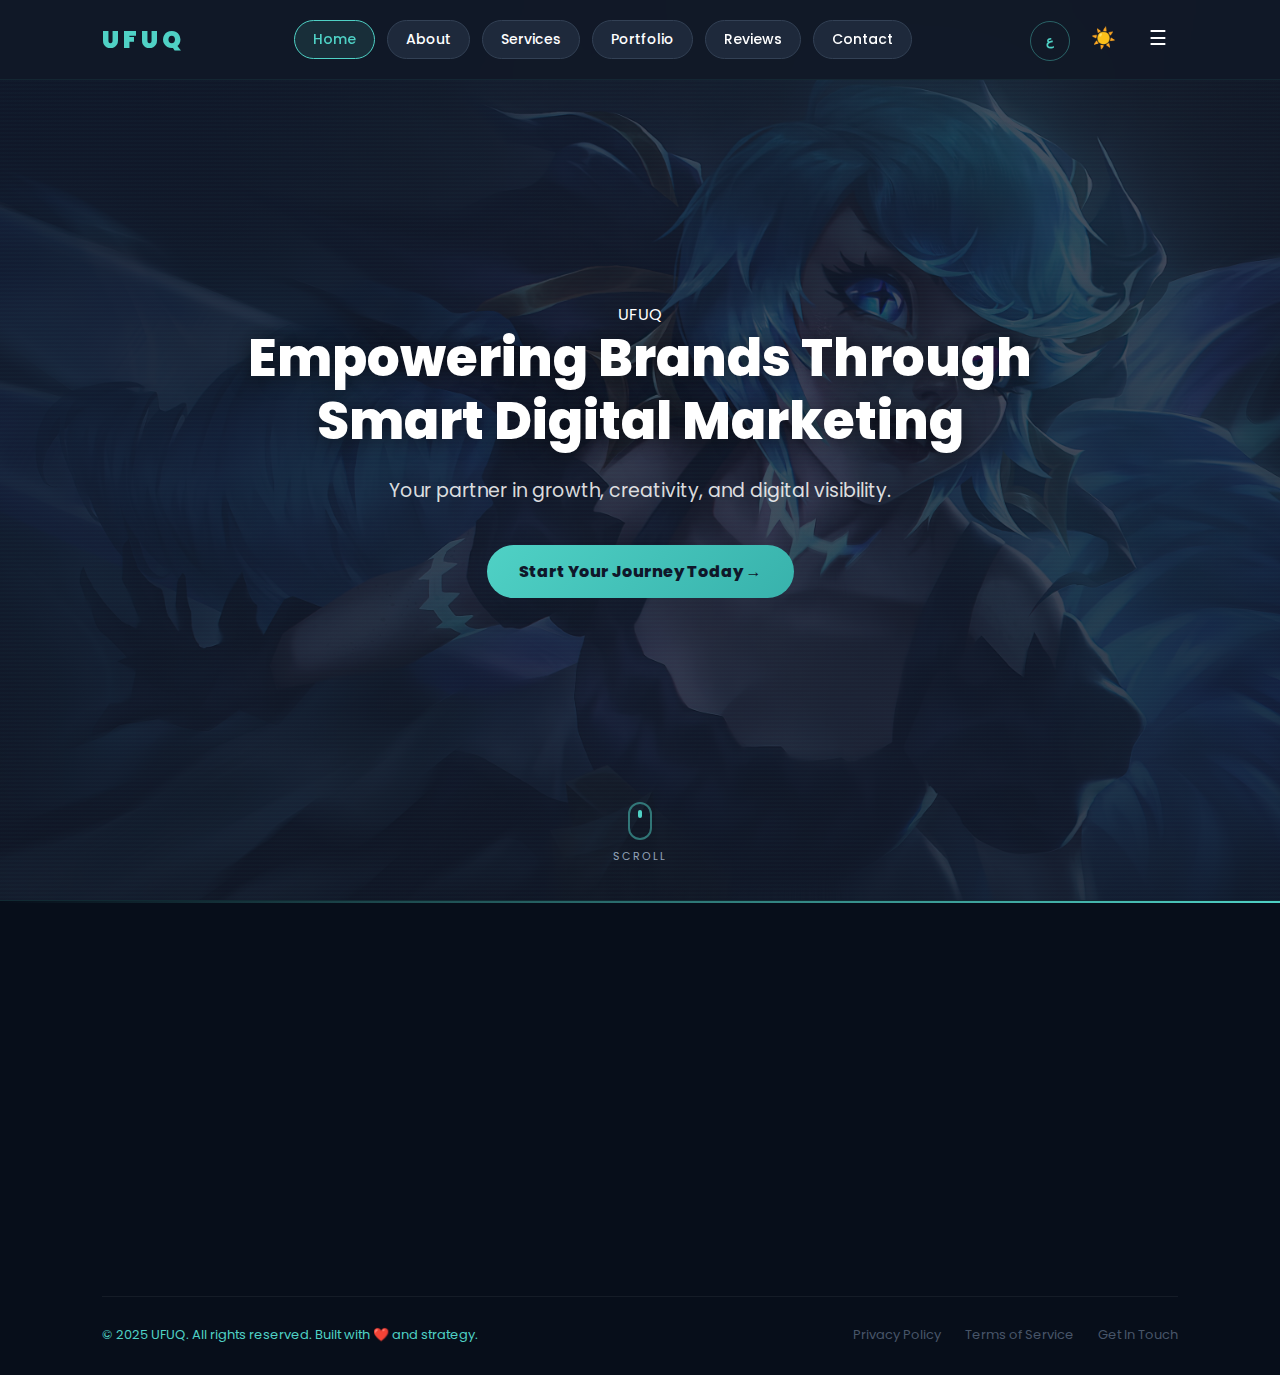
<file: index.html>
<!DOCTYPE html>
<html lang="en">
<head>
    <meta charset="UTF-8">
    <title>UFUQ - Home</title>
    <meta name="viewport" content="width=device-width, initial-scale=1.0">
    <link rel="stylesheet" href="style.css">
    <link href="https://fonts.googleapis.com/css2?family=Poppins:wght@300;400;600;700&display=swap" rel="stylesheet">
</head>
<body>
    <header>
        <a href="index.html" class="logo">UFUQ</a>
        <nav id="nav">
            <a href="index.html" class="active-link" data-i18n="nav-home">Home</a>
            <a href="about.html" data-i18n="nav-about">About</a>
            <a href="services.html" data-i18n="nav-services">Services</a>
            <a href="portfolio.html" data-i18n="nav-portfolio">Portfolio</a>
            <a href="reviews.html" data-i18n="nav-reviews">Reviews</a>
            <a href="contact.html" data-i18n="nav-contact">Contact</a>
        </nav>
        <div class="nav-icons">
            <button id="themeToggle">🌙</button>
            <button id="menuBtn">☰</button>
        </div>
    </header>

    <section class="hero">
        <div class="overlay"></div>
        <div class="hero-content">
            <div class="hero-logo-brand">UFUQ</div>
            <h1 data-i18n-html="hero-title">Empowering Brands Through<br>Smart Digital Marketing</h1>
            <p data-i18n="hero-subtitle">Your partner in growth, creativity, and digital visibility.</p>
            <div class="buttons">
                <a href="startyourjourney.html" class="btn primary" data-i18n="hero-btn">Start Your Journey Today &rarr;</a>
            </div>
        </div>
    </section>

    <footer>
        <div class="footer-grid">
            <div class="footer-brand">
                <span class="footer-logo">UFUQ</span>
                <p data-i18n="footer-brand-text">More than a digital marketing service &mdash; it's a vision. We craft bold, effective campaigns that turn attention into meaningful growth.</p>
                <div class="footer-social">
                    <a href="#" title="Instagram">&#128248;</a>
                    <a href="#" title="LinkedIn">&#128084;</a>
                    <a href="#" title="TikTok">&#127925;</a>
                    <a href="#" title="Facebook">&#128216;</a>
                </div>
            </div>
            <div class="footer-col">
                <h4 data-i18n="footer-links-title">Quick Links</h4>
                <ul>
                    <li><a href="index.html" data-i18n="nav-home">Home</a></li>
                    <li><a href="about.html" data-i18n="nav-about">About</a></li>
                    <li><a href="services.html" data-i18n="nav-services">Services</a></li>
                    <li><a href="portfolio.html" data-i18n="nav-portfolio">Portfolio</a></li>
                    <li><a href="reviews.html" data-i18n="nav-reviews">Reviews</a></li>
                    <li><a href="contact.html" data-i18n="nav-contact">Contact</a></li>
                </ul>
            </div>
            <div class="footer-col">
                <h4 data-i18n="footer-svc-title">Services</h4>
                <ul>
                    <li><a href="services.html" data-i18n="footer-svc-smm">Social Media Marketing</a></li>
                    <li><a href="services.html" data-i18n="footer-svc-acc">Ad Campaign Creation</a></li>
                    <li><a href="services.html" data-i18n="footer-svc-cc">Content Creation</a></li>
                    <li><a href="services.html" data-i18n="footer-svc-bid">Brand Identity Design</a></li>
                    <li><a href="services.html" data-i18n="footer-svc-sp">Strategic Planning</a></li>
                    <li><a href="services.html" data-i18n="footer-svc-pb">Personal Branding</a></li>
                </ul>
            </div>
            <div class="footer-col">
                <h4 data-i18n="footer-ct-title">Contact</h4>
                <div class="footer-contact-item"><span>&#128241;</span><a href="https://wa.me/201016273403">+20 101 627 3403</a></div>
                <div class="footer-contact-item"><span>&#128231;</span><a href="mailto:hello@ufuq.co">hello@ufuq.co</a></div>
                <div class="footer-contact-item"><span>&#128338;</span><span data-i18n="footer-response">Response within 24 hours</span></div>
                <div class="footer-contact-item"><span>&#127757;</span><span data-i18n="footer-worldwide">Available Worldwide</span></div>
            </div>
        </div>
        <div class="footer-bottom">
            <p><span data-i18n="footer-copyright">&copy; 2025 UFUQ. All rights reserved. Built with &#10084;&#65039; and strategy.</span></p>
            <div class="footer-bottom-links">
                <a href="#" data-i18n="footer-privacy">Privacy Policy</a>
                <a href="#" data-i18n="footer-terms">Terms of Service</a>
                <a href="contact.html" data-i18n="footer-touch">Get In Touch</a>
            </div>
        </div>
    </footer>
    <script src="script.js"></script>
</body>
</html>
</file>
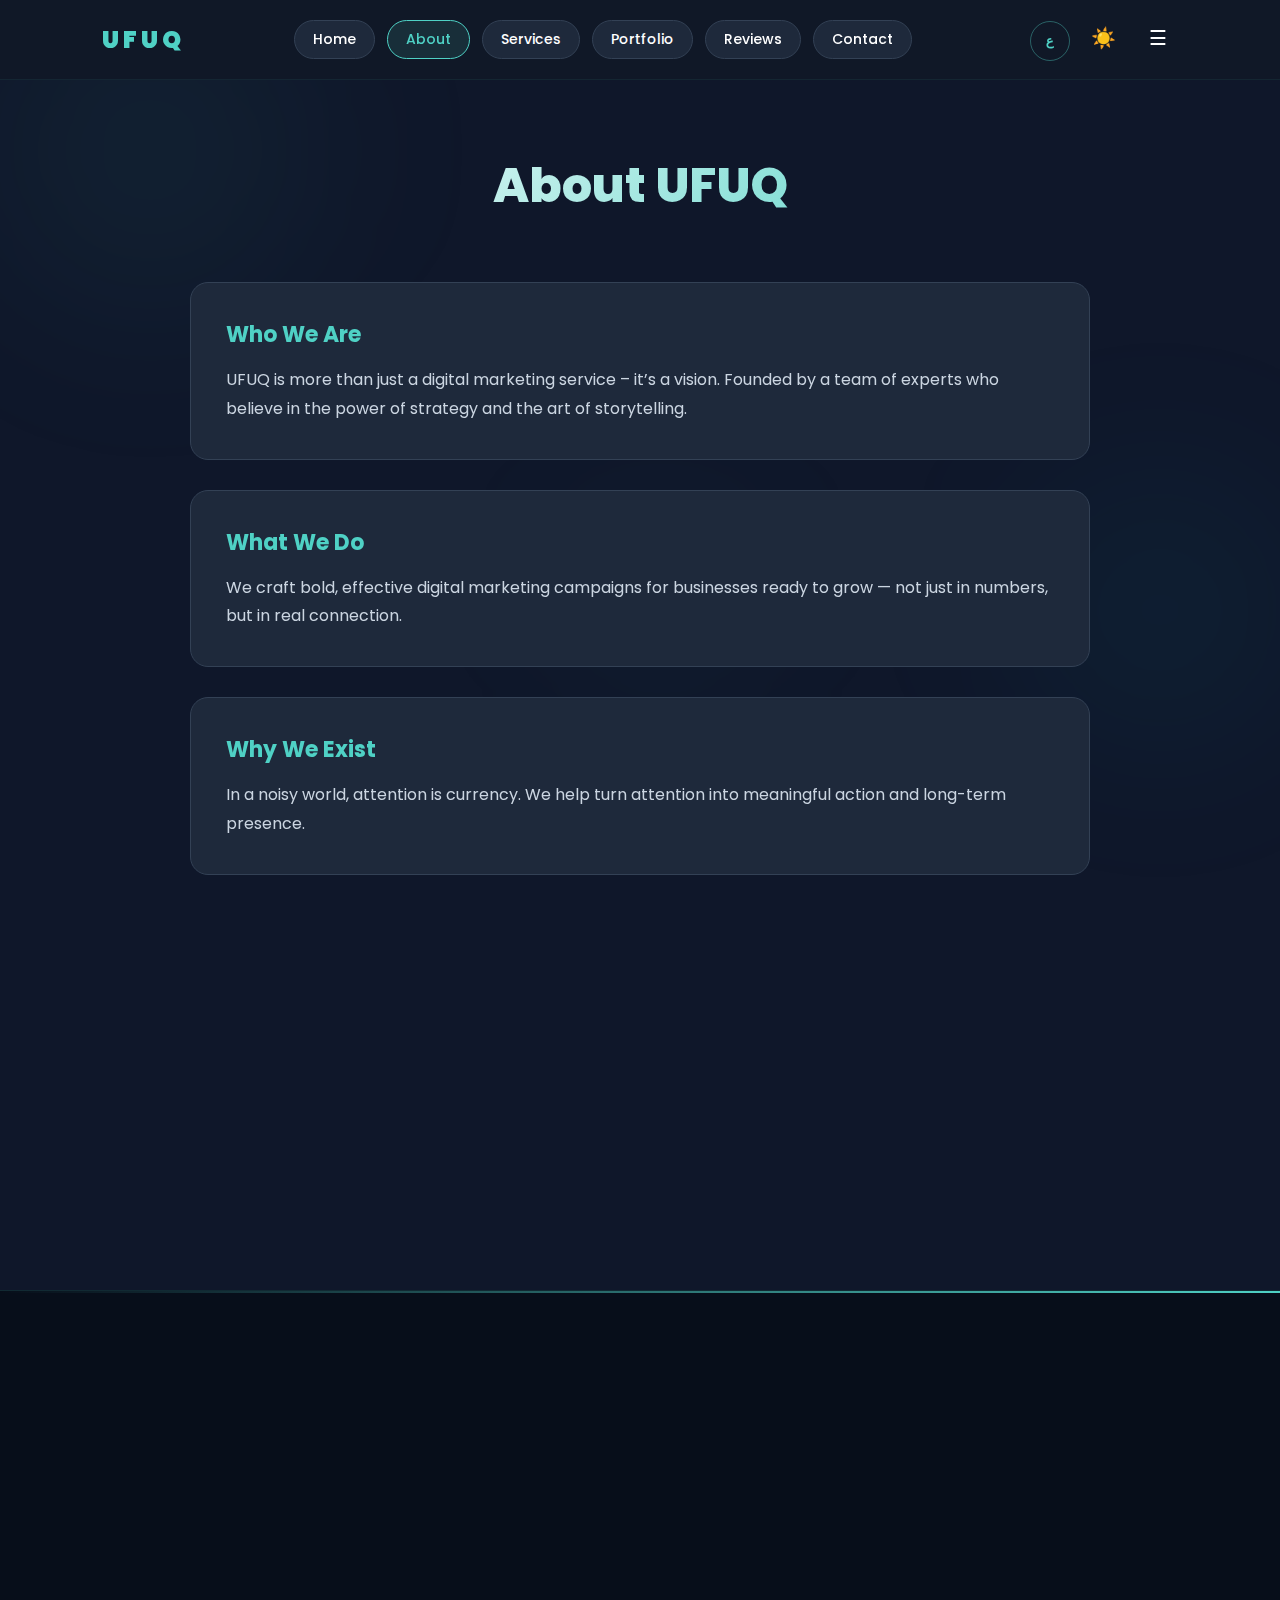
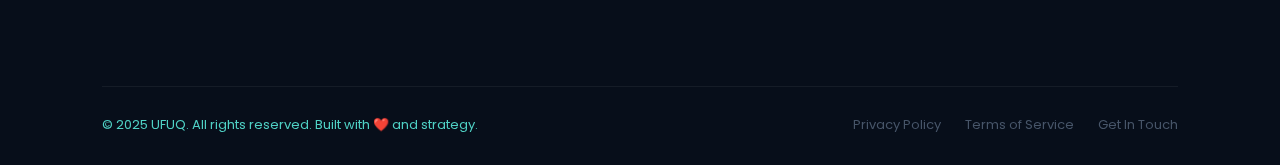
<file: about.html>
<!doctype html>
<html lang="en">
  <head>
    <meta charset="UTF-8" />
    <title>about - UFUQ</title>
    <meta name="viewport" content="width=device-width, initial-scale=1.0" />
    <link rel="stylesheet" href="style.css" />
    <link href="https://fonts.googleapis.com/css2?family=Poppins:wght@300;400;600;700&display=swap" rel="stylesheet" />
  </head>
  <body>
    <header>
      <a href="index.html" class="logo">UFUQ</a>
      <nav id="nav">
        <a href="index.html" data-i18n="nav-home">Home</a>
        <a href="about.html" class="active-link" data-i18n="nav-about">About</a>
        <a href="services.html" data-i18n="nav-services">Services</a>
        <a href="portfolio.html" data-i18n="nav-portfolio">Portfolio</a>
        <a href="reviews.html" data-i18n="nav-reviews">Reviews</a>
        <a href="contact.html" data-i18n="nav-contact">Contact</a>
      </nav>
      <div class="nav-icons">
        <button id="themeToggle">🌙</button>
        <button id="menuBtn">☰</button>
      </div>
    </header>

    <section class="about-section">
      <div class="about-container">
        <h1 class="about-title" data-i18n="about-page-title">About UFUQ</h1>

        <div class="about-card">
          <h2 data-i18n="about-card1-title">Who We Are</h2>
          <p data-i18n="about-card1-text">UFUQ is more than just a digital marketing service –  =it’s a vision. Founded by a team of experts who believe in the power of strategy and the art of storytelling.</p>
        </div>

        <div class="about-card">
          <h2 data-i18n="about-card2-title">What We Do</h2>
          <p data-i18n="about-card2-text">We craft bold, effective digital marketing campaigns for businesses ready to grow — not just in numbers, but in real connection.</p>
        </div>

        <div class="about-card">
          <h2 data-i18n="about-card3-title">Why We Exist</h2>
          <p data-i18n="about-card3-text">In a noisy world, attention is currency. We help turn attention into meaningful action and long-term presence.</p>
        </div>

        <div class="about-card">
          <h2 data-i18n="about-card4-title">Our Values</h2>
          <ul>
            <li><strong>—</strong> <span data-i18n="about-val1">Transparency: You see what we see.</span></li>
            <li><strong>—</strong> <span data-i18n="about-val2">Creativity: We invent.</span></li>
            <li><strong>—</strong> <span data-i18n="about-val3">Precision: Every detail counts.</span></li>
            <li><strong>—</strong> <span data-i18n="about-val4">Partnership: You're a collaborator.</span></li>
          </ul>
        </div>
      </div>
    </section>

    <footer>
      <div class="footer-grid">
        <div class="footer-brand">
          <span class="footer-logo">UFUQ</span>
          <p data-i18n="footer-brand-text">More than a digital marketing service — it's a vision. We craft bold, effective campaigns that turn attention into meaningful growth.</p>
          <div class="footer-social">
            <a href="#" title="Instagram">📸</a>
            <a href="#" title="LinkedIn">👔</a>
            <a href="#" title="TikTok">🎵</a>
            <a href="#" title="Facebook">📘</a>
          </div>
        </div>
        <div class="footer-col">
          <h4 data-i18n="footer-links-title">Quick Links</h4>
          <ul>
            <li><a href="index.html" data-i18n="nav-home">Home</a></li>
            <li><a href="about.html" data-i18n="nav-about">About</a></li>
            <li><a href="services.html" data-i18n="nav-services">Services</a></li>
            <li><a href="portfolio.html" data-i18n="nav-portfolio">Portfolio</a></li>
            <li><a href="reviews.html" data-i18n="nav-reviews">Reviews</a></li>
            <li><a href="contact.html" data-i18n="nav-contact">Contact</a></li>
          </ul>
        </div>
        <div class="footer-col">
          <h4 data-i18n="footer-svc-title">Services</h4>
          <ul>
            <li><a href="services.html" data-i18n="footer-svc-smm">Social Media Marketing</a></li>
            <li><a href="services.html" data-i18n="footer-svc-acc">Ad Campaign Creation</a></li>
            <li><a href="services.html" data-i18n="footer-svc-cc">Content Creation</a></li>
            <li><a href="services.html" data-i18n="footer-svc-bid">Brand Identity Design</a></li>
            <li><a href="services.html" data-i18n="footer-svc-sp">Strategic Planning</a></li>
            <li><a href="services.html" data-i18n="footer-svc-pb">Personal Branding</a></li>
          </ul>
        </div>
        <div class="footer-col">
          <h4 data-i18n="footer-ct-title">Contact</h4>
          <div class="footer-contact-item"><span>📱</span><a href="https://wa.me/201016273403">+20 101 627 3403</a></div>
          <div class="footer-contact-item"><span>📧</span><a href="mailto:hello@ufuq.co">hello@ufuq.co</a></div>
          <div class="footer-contact-item"><span>🕒</span><span data-i18n="footer-response">Response within 24 hours</span></div>
          <div class="footer-contact-item"><span>🌍</span><span data-i18n="footer-worldwide">Available Worldwide</span></div>
        </div>
      </div>
      <div class="footer-bottom">
        <p><span data-i18n="footer-copyright">© 2025 UFUQ. All rights reserved. Built with ❤️ and strategy.</span></p>
        <div class="footer-bottom-links">
          <a href="#" data-i18n="footer-privacy">Privacy Policy</a>
          <a href="#" data-i18n="footer-terms">Terms of Service</a>
          <a href="contact.html" data-i18n="footer-touch">Get In Touch</a>
        </div>
      </div>
    </footer>
    <script src="script.js"></script>
  </body>
</html>
</file>
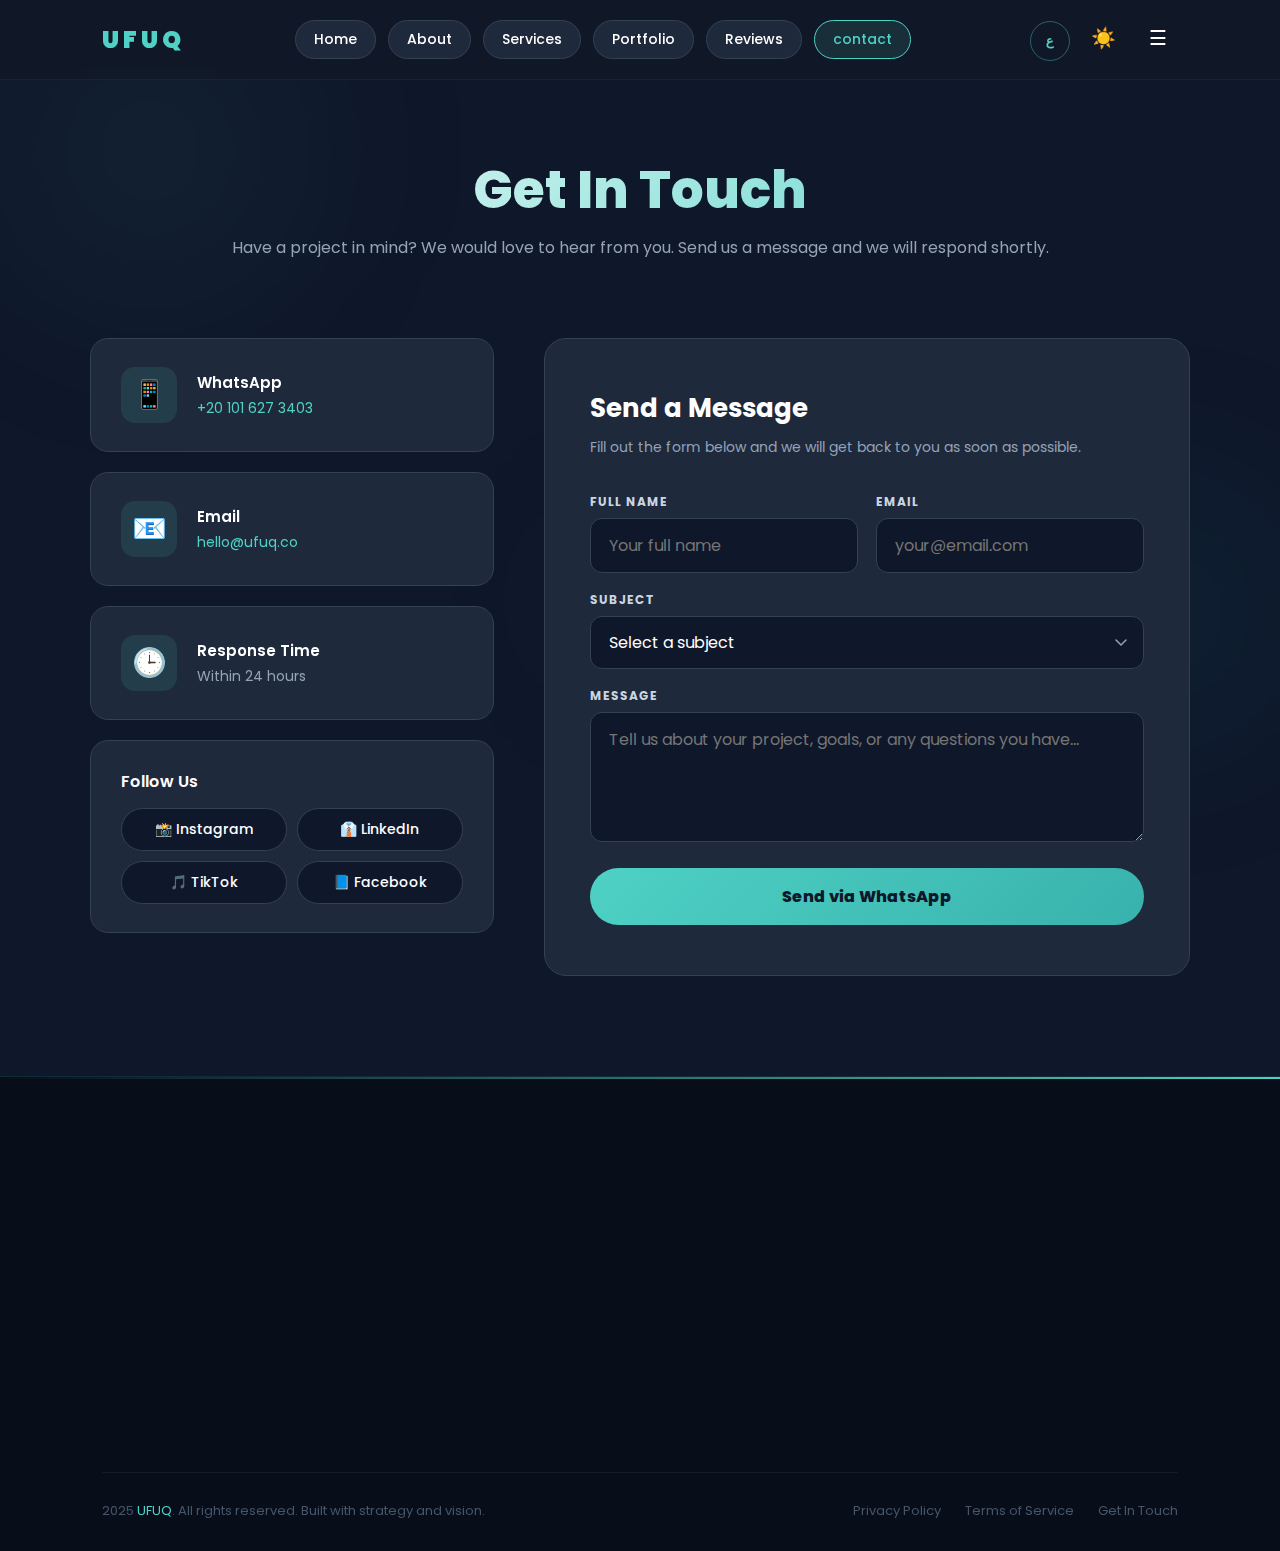
<file: Contact.html>
<!DOCTYPE html>
<html lang="en">
<head>
    <meta charset="UTF-8">
    <title>contact - UFUQ</title>
    <meta name="viewport" content="width=device-width, initial-scale=1.0">
    <link href="https://fonts.googleapis.com/css2?family=Poppins:wght@300;400;600;700&display=swap" rel="stylesheet">
    <link rel="stylesheet" href="style.css">
</head>
<body>

<header>
    <div class="logo">UFUQ</div>
    <nav id="nav">
        <a href="index.html">Home</a>
        <a href="about.html">About</a>
        <a href="services.html">Services</a>
        <a href="portfolio.html">Portfolio</a>
        <a href="reviews.html">Reviews</a>
        <a href="contact.html" class="active-link">contact</a>
    </nav>
    <div class="nav-icons">
        <button id="themeToggle">🌙</button>
        <button id="menuBtn">☰</button>
    </div>
</header>

<section class="contact-section">
    <h1 class="contact-title">Get In Touch</h1>
    <p class="contact-subtitle">Have a project in mind? We would love to hear from you. Send us a message and we will respond shortly.</p>

    <div class="contact-wrapper">

        <div class="contact-info">
            <div class="contact-info-card">
                <div class="contact-info-icon">📱</div>
                <div class="contact-info-text">
                    <h3>WhatsApp</h3>
                    <p><a href="https://wa.me/201016273403" target="_blank">+20 101 627 3403</a></p>
                </div>
            </div>
            <div class="contact-info-card">
                <div class="contact-info-icon">📧</div>
                <div class="contact-info-text">
                    <h3>Email</h3>
                    <p><a href="mailto:hello@ufuq.co">hello@ufuq.co</a></p>
                </div>
            </div>
            <div class="contact-info-card">
                <div class="contact-info-icon">🕒</div>
                <div class="contact-info-text">
                    <h3>Response Time</h3>
                    <p>Within 24 hours</p>
                </div>
            </div>
            <div class="social-card">
                <h3>Follow Us</h3>
                <div class="social-links">
                    <a href="#" class="social-btn">📸 Instagram</a>
                    <a href="#" class="social-btn">👔 LinkedIn</a>
                    <a href="#" class="social-btn">🎵 TikTok</a>
                    <a href="#" class="social-btn">📘 Facebook</a>
                </div>
            </div>
        </div>

        <div class="contact-form-card">
            <h2>Send a Message</h2>
            <p class="form-desc">Fill out the form below and we will get back to you as soon as possible.</p>
            <div class="contact-form">
                <div class="form-row">
                    <div class="form-group">
                        <label>Full Name</label>
                        <input type="text" id="contactName" placeholder="Your full name">
                    </div>
                    <div class="form-group">
                        <label>Email</label>
                        <input type="email" id="contactEmail" placeholder="your@email.com">
                    </div>
                </div>
                <div class="form-group">
                    <label>Subject</label>
                    <select id="contactSubject">
                        <option value="">Select a subject</option>
                        <option>Social Media Marketing</option>
                        <option>Ad Campaign Creation</option>
                        <option>Content Creation</option>
                        <option>Brand Identity Design</option>
                        <option>Strategic Planning</option>
                        <option>Personal Branding</option>
                        <option>General Inquiry</option>
                    </select>
                </div>
                <div class="form-group">
                    <label>Message</label>
                    <textarea id="contactMessage" placeholder="Tell us about your project, goals, or any questions you have..."></textarea>
                </div>
                <button class="submit-btn" onclick="sendContactToWhatsApp()">Send via WhatsApp</button>
                <div class="success-msg" id="successMsg">Opening WhatsApp with your message...</div>
            </div>
        </div>

    </div>
</section>

<footer>
    <div class="footer-grid">
        <div class="footer-brand">
            <span class="footer-logo">UFUQ</span>
            <p>More than a digital marketing service. We craft bold, effective campaigns that turn attention into meaningful growth.</p>
            <div class="footer-social">
                <a href="#" title="Instagram">📸</a>
                <a href="#" title="LinkedIn">👔</a>
                <a href="#" title="TikTok">🎵</a>
                <a href="#" title="Facebook">📘</a>
            </div>
        </div>
        <div class="footer-col">
            <h4>Quick Links</h4>
            <ul>
                <li><a href="index.html">Home</a></li>
                <li><a href="about.html">About</a></li>
                <li><a href="services.html">Services</a></li>
                <li><a href="portfolio.html">Portfolio</a></li>
                <li><a href="reviews.html">Reviews</a></li>
                <li><a href="contact.html">Contact</a></li>
            </ul>
        </div>
        <div class="footer-col">
            <h4>Services</h4>
            <ul>
                <li><a href="services.html">Social Media Marketing</a></li>
                <li><a href="services.html">Ad Campaign Creation</a></li>
                <li><a href="services.html">Content Creation</a></li>
                <li><a href="services.html">Brand Identity Design</a></li>
                <li><a href="services.html">Strategic Planning</a></li>
                <li><a href="services.html">Personal Branding</a></li>
            </ul>
        </div>
        <div class="footer-col">
            <h4>Contact</h4>
            <div class="footer-contact-item"><span>📱</span><a href="https://wa.me/201016273403">+20 101 627 3403</a></div>
            <div class="footer-contact-item"><span>📧</span><a href="mailto:hello@ufuq.co">hello@ufuq.co</a></div>
            <div class="footer-contact-item"><span>🕒</span><span>Response within 24 hours</span></div>
            <div class="footer-contact-item"><span>🌍</span><span>Available Worldwide</span></div>
        </div>
    </div>
    <div class="footer-bottom">
        <p>2025 <span>UFUQ</span>. All rights reserved. Built with strategy and vision.</p>
        <div class="footer-bottom-links">
            <a href="#">Privacy Policy</a>
            <a href="#">Terms of Service</a>
            <a href="contact.html">Get In Touch</a>
        </div>
    </div>
</footer>

<script src="script.js"></script>
</body>
</html>
</file>
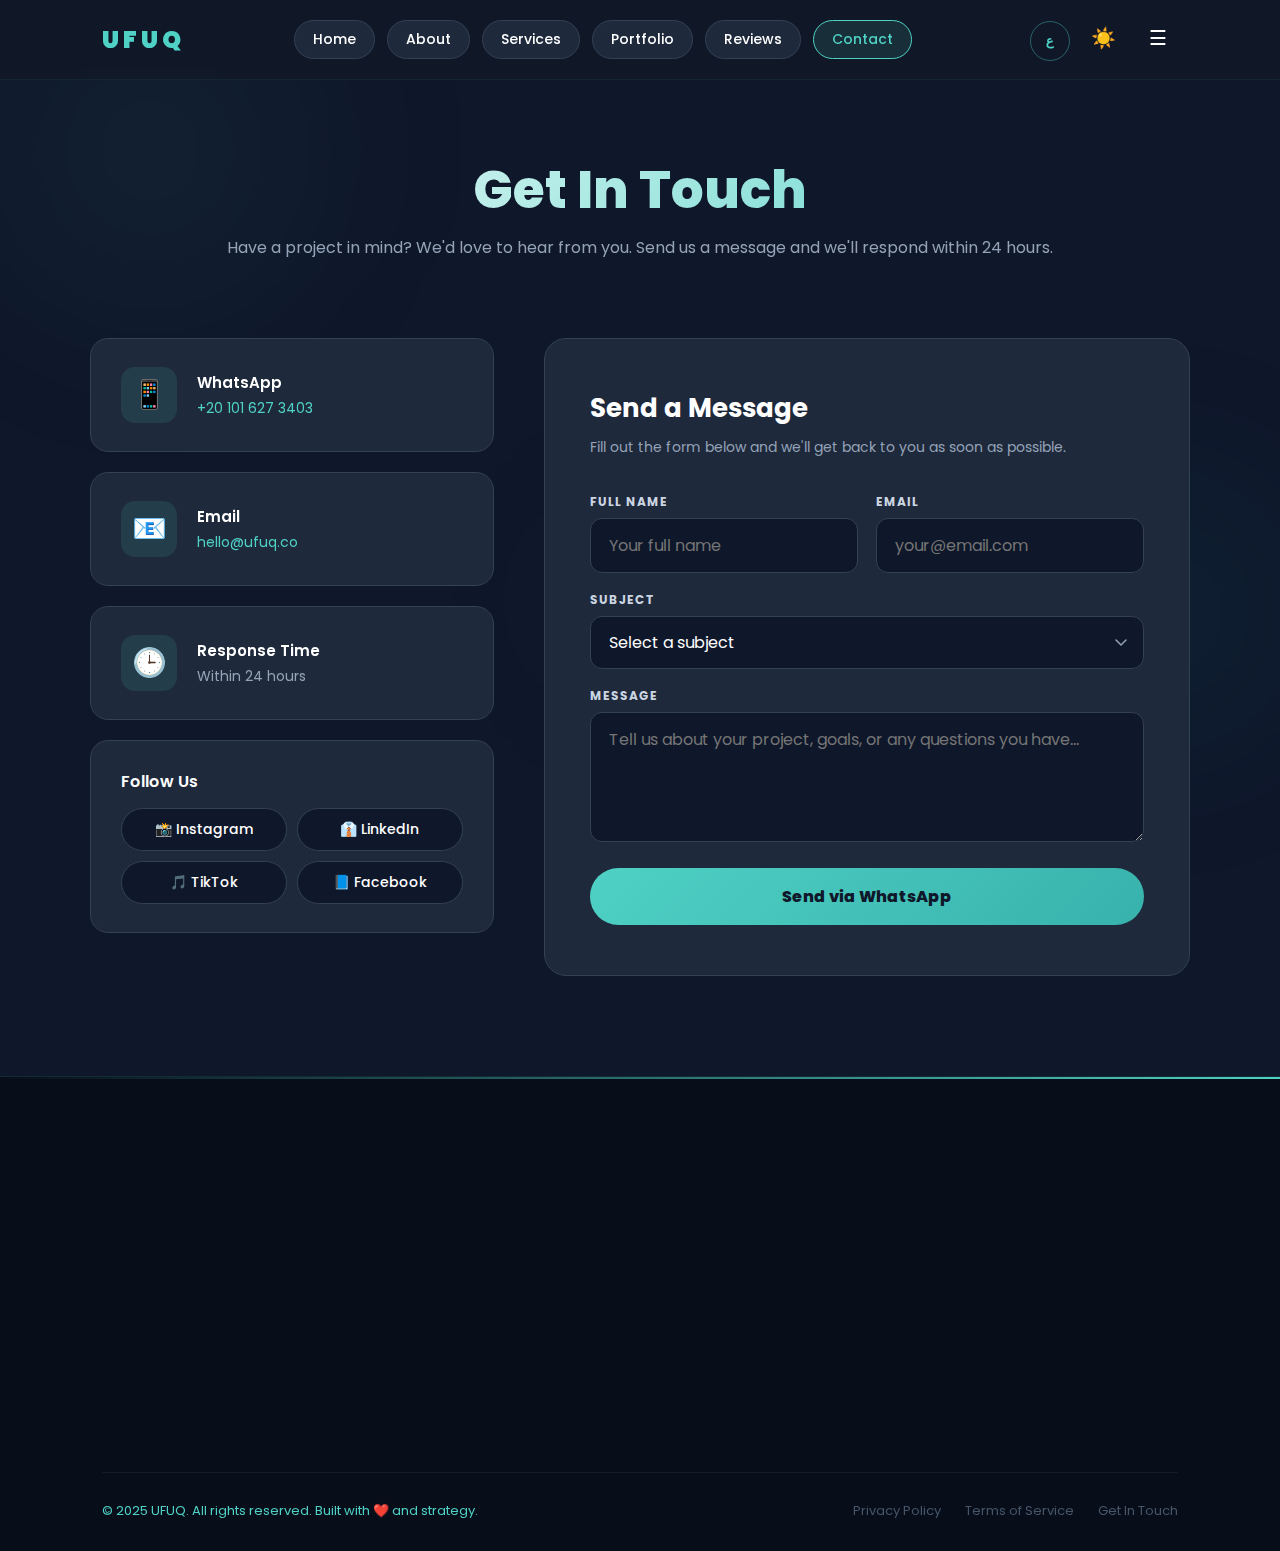
<file: contact.html>
<!DOCTYPE html>
<html lang="en">
<head>
    <meta charset="UTF-8">
    <title>contact - UFUQ</title>
    <meta name="viewport" content="width=device-width, initial-scale=1.0">
    <link href="https://fonts.googleapis.com/css2?family=Poppins:wght@300;400;600;700&display=swap" rel="stylesheet">
    <link rel="stylesheet" href="style.css">
</head>
<body>
<header>
    <a href="index.html" class="logo">UFUQ</a>
    <nav id="nav">
        <a href="index.html" data-i18n="nav-home">Home</a>
        <a href="about.html" data-i18n="nav-about">About</a>
        <a href="services.html" data-i18n="nav-services">Services</a>
        <a href="portfolio.html" data-i18n="nav-portfolio">Portfolio</a>
        <a href="reviews.html" data-i18n="nav-reviews">Reviews</a>
        <a href="contact.html" class="active-link" data-i18n="nav-contact">Contact</a>
    </nav>
    <div class="nav-icons">
        <button id="themeToggle">🌙</button>
        <button id="menuBtn">☰</button>
    </div>
</header>

<section class="contact-section">
    <h1 class="contact-title" data-i18n="contact-title">Get In Touch</h1>
    <p class="contact-subtitle" data-i18n="contact-subtitle">Have a project in mind? We'd love to hear from you. Send us a message and we'll respond within 24 hours.</p>

    <div class="contact-wrapper">
        <div class="contact-info">
            <div class="contact-info-card">
                <div class="contact-info-icon">📱</div>
                <div class="contact-info-text">
                    <h3 data-i18n="contact-wa-title">WhatsApp</h3>
                    <p><a href="https://wa.me/201016273403" target="_blank">+20 101 627 3403</a></p>
                </div>
            </div>
            <div class="contact-info-card">
                <div class="contact-info-icon">📧</div>
                <div class="contact-info-text">
                    <h3 data-i18n="contact-email-title">Email</h3>
                    <p><a href="mailto:hello@ufuq.co">hello@ufuq.co</a></p>
                </div>
            </div>
            <div class="contact-info-card">
                <div class="contact-info-icon">🕒</div>
                <div class="contact-info-text">
                    <h3 data-i18n="contact-resp-title">Response Time</h3>
                    <p data-i18n="contact-resp-val">Within 24 hours</p>
                </div>
            </div>
            <div class="social-card">
                <h3 data-i18n="contact-social-title">Follow Us</h3>
                <div class="social-links">
                    <a href="#" class="social-btn">📸 Instagram</a>
                    <a href="#" class="social-btn">👔 LinkedIn</a>
                    <a href="#" class="social-btn">🎵 TikTok</a>
                    <a href="#" class="social-btn">📘 Facebook</a>
                </div>
            </div>
        </div>

        <div class="contact-form-card">
            <h2 data-i18n="form-card-title">Send a Message</h2>
            <p class="form-desc" data-i18n="form-card-desc">Fill out the form below and we'll get back to you as soon as possible.</p>
            <div class="contact-form">
                <div class="form-row">
                    <div class="form-group">
                        <label for="contactName" data-i18n="form-name-label">Full Name</label>
                        <input type="text" id="contactName" data-i18n-ph="form-name-ph" placeholder="Your full name" autocomplete="name">
                    </div>
                    <div class="form-group">
                        <label for="contactEmail" data-i18n="form-email-label">Email</label>
                        <input type="email" id="contactEmail" data-i18n-ph="form-email-ph" placeholder="your@email.com" autocomplete="email">
                    </div>
                </div>
                <div class="form-group">
                    <label for="contactSubject" data-i18n="form-subject-label">Subject</label>
                    <select id="contactSubject" data-i18n-opt="form-subject-default">
                        <option value="">Select a subject</option>
                        <option>Social Media Marketing</option>
                        <option>Ad Campaign Creation</option>
                        <option>Content Creation</option>
                        <option>Brand Identity Design</option>
                        <option>Strategic Planning</option>
                        <option>Personal Branding</option>
                        <option>General Inquiry</option>
                        <option>Other</option>
                    </select>
                </div>
                <div class="form-group">
                    <label for="contactMessage" data-i18n="form-message-label">Message</label>
                    <textarea id="contactMessage" data-i18n-ph="form-message-ph" placeholder="Tell us about your project, goals, or any questions you have..."></textarea>
                </div>
                <button class="submit-btn" onclick="sendContactToWhatsApp()" data-i18n="contact-submit-btn">Send via WhatsApp</button>
                <div class="success-msg" id="successMsg">Opening WhatsApp with your message...</div>
            </div>
        </div>
    </div>
</section>

<footer>
    <div class="footer-grid">
        <div class="footer-brand">
            <span class="footer-logo">UFUQ</span>
            <p data-i18n="footer-brand-text">More than a digital marketing service — it's a vision. We craft bold, effective campaigns that turn attention into meaningful growth.</p>
            <div class="footer-social">
                <a href="#" title="Instagram">📸</a>
                <a href="#" title="LinkedIn">👔</a>
                <a href="#" title="TikTok">🎵</a>
                <a href="#" title="Facebook">📘</a>
            </div>
        </div>
        <div class="footer-col">
            <h4 data-i18n="footer-links-title">Quick Links</h4>
            <ul>
                <li><a href="index.html" data-i18n="nav-home">Home</a></li>
                <li><a href="about.html" data-i18n="nav-about">About</a></li>
                <li><a href="services.html" data-i18n="nav-services">Services</a></li>
                <li><a href="portfolio.html" data-i18n="nav-portfolio">Portfolio</a></li>
                <li><a href="reviews.html" data-i18n="nav-reviews">Reviews</a></li>
                <li><a href="contact.html" data-i18n="nav-contact">Contact</a></li>
            </ul>
        </div>
        <div class="footer-col">
            <h4 data-i18n="footer-svc-title">Services</h4>
            <ul>
                <li><a href="services.html" data-i18n="footer-svc-smm">Social Media Marketing</a></li>
                <li><a href="services.html" data-i18n="footer-svc-acc">Ad Campaign Creation</a></li>
                <li><a href="services.html" data-i18n="footer-svc-cc">Content Creation</a></li>
                <li><a href="services.html" data-i18n="footer-svc-bid">Brand Identity Design</a></li>
                <li><a href="services.html" data-i18n="footer-svc-sp">Strategic Planning</a></li>
                <li><a href="services.html" data-i18n="footer-svc-pb">Personal Branding</a></li>
            </ul>
        </div>
        <div class="footer-col">
            <h4 data-i18n="footer-ct-title">Contact</h4>
            <div class="footer-contact-item"><span>📱</span><a href="https://wa.me/201016273403">+20 101 627 3403</a></div>
            <div class="footer-contact-item"><span>📧</span><a href="mailto:hello@ufuq.co">hello@ufuq.co</a></div>
            <div class="footer-contact-item"><span>🕒</span><span data-i18n="footer-response">Response within 24 hours</span></div>
            <div class="footer-contact-item"><span>🌍</span><span data-i18n="footer-worldwide">Available Worldwide</span></div>
        </div>
    </div>
    <div class="footer-bottom">
        <p><span data-i18n="footer-copyright">© 2025 UFUQ. All rights reserved. Built with ❤️ and strategy.</span></p>
        <div class="footer-bottom-links">
            <a href="#" data-i18n="footer-privacy">Privacy Policy</a>
            <a href="#" data-i18n="footer-terms">Terms of Service</a>
            <a href="contact.html" data-i18n="footer-touch">Get In Touch</a>
        </div>
    </div>
</footer>
<script src="script.js"></script>
</body>
</html>
</file>
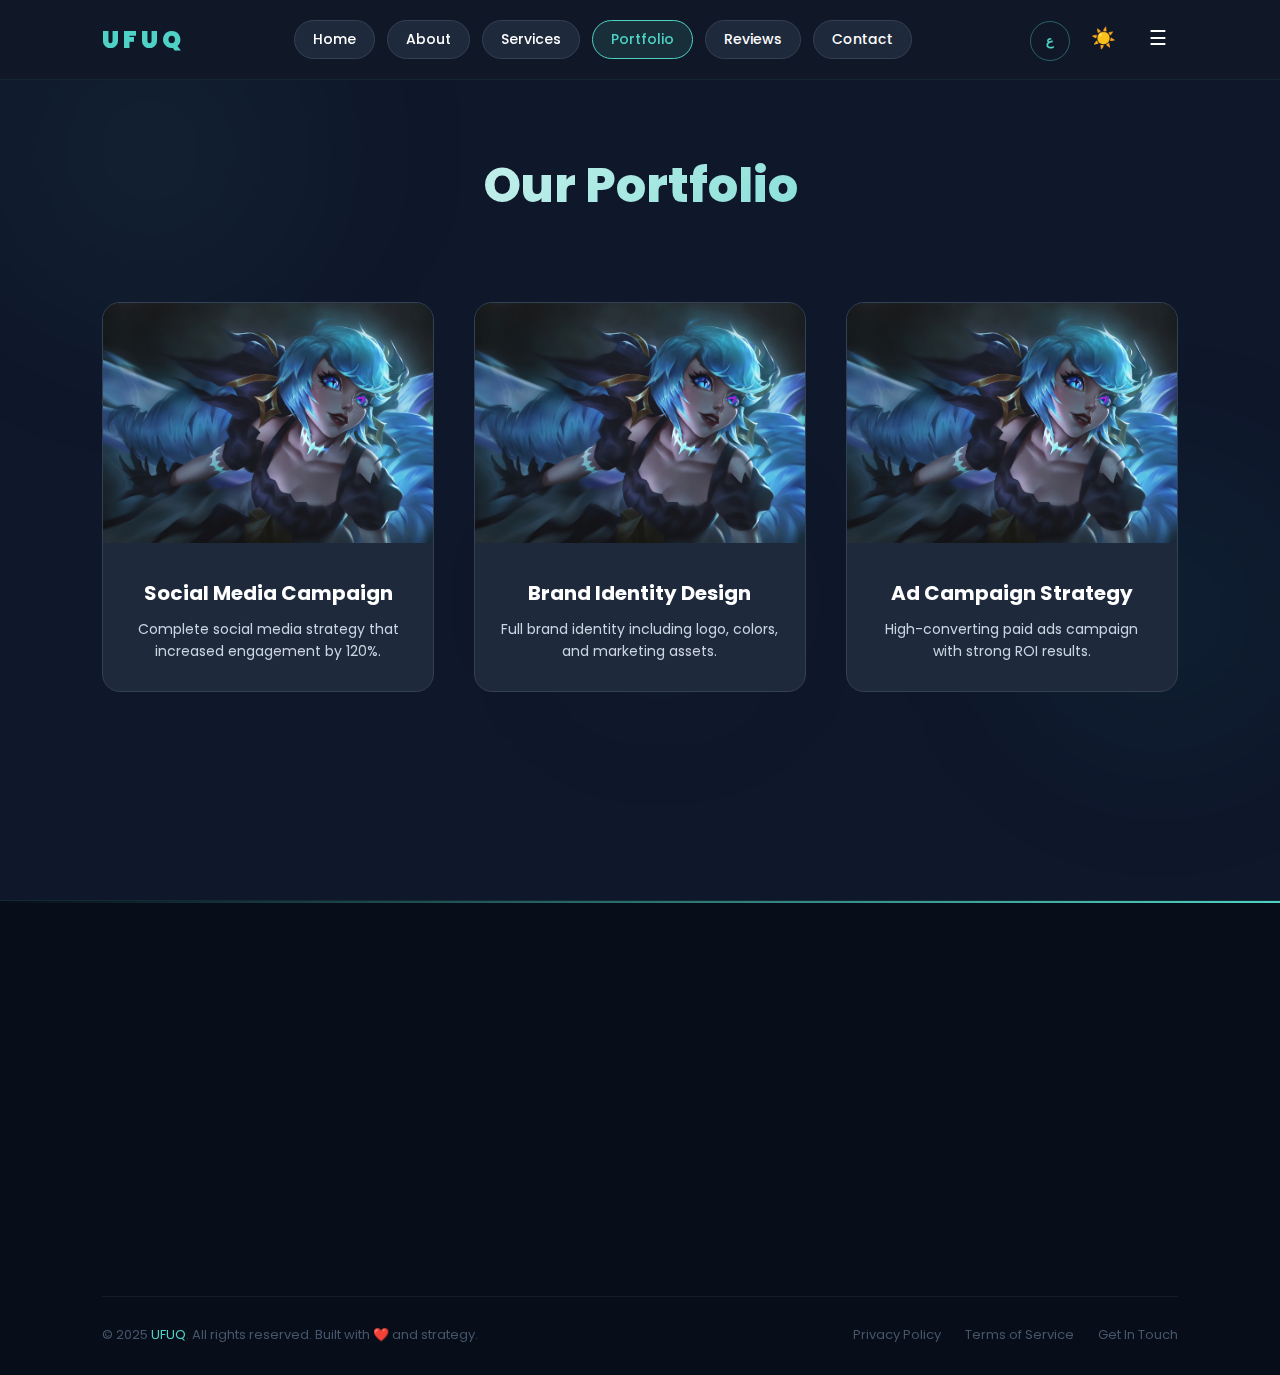
<file: Portfolio.html>
<!DOCTYPE html>
<html lang="en">
<head>
    <meta charset="UTF-8">
    <title>portfolio - UFUQ</title>
    <meta name="viewport" content="width=device-width, initial-scale=1.0">
    <link href="https://fonts.googleapis.com/css2?family=Poppins:wght@300;400;600;700&display=swap" rel="stylesheet">
    <link rel="stylesheet" href="style.css">
</head>
<body>

<header>
    <div class="logo">UFUQ</div>
    <nav id="nav">
        <a href="index.html">Home</a>
        <a href="about.html">About</a>
        <a href="services.html">Services</a>
        <a href="portfolio.html" class="active-link">Portfolio</a>
        <a href="reviews.html">Reviews</a>
        <a href="contact.html">Contact</a>
    </nav>
    <div class="nav-icons">
        <button id="themeToggle">🌙</button>
        <button id="menuBtn">☰</button>
    </div>
</header>

<section class="portfolio-section">
    <h1 class="portfolio-title">Our Portfolio</h1>

    <div class="portfolio-grid">

        <div class="portfolio-card">
            <img src="test.jpeg" alt="Project 1">
            <div class="portfolio-content">
                <h3>Social Media Campaign</h3>
                <p>Complete social media strategy that increased engagement by 120%.</p>
            </div>
        </div>

        <div class="portfolio-card">
            <img src="test.jpeg" alt="Project 2">
            <div class="portfolio-content">
                <h3>Brand Identity Design</h3>
                <p>Full brand identity including logo, colors, and marketing assets.</p>
            </div>
        </div>

        <div class="portfolio-card">
            <img src="test.jpeg" alt="Project 3">
            <div class="portfolio-content">
                <h3>Ad Campaign Strategy</h3>
                <p>High-converting paid ads campaign with strong ROI results.</p>
            </div>
        </div>

    </div>
</section>


<footer>
    <div class="footer-grid">
        <div class="footer-brand">
            <span class="footer-logo">UFUQ</span>
            <p>More than a digital marketing service — it's a vision. We craft bold, effective campaigns that turn attention into meaningful growth.</p>
            <div class="footer-social">
                <a href="#" title="Instagram">📸</a>
                <a href="#" title="LinkedIn">👔</a>
                <a href="#" title="TikTok">🎵</a>
                <a href="#" title="Facebook">📘</a>
            </div>
        </div>
        <div class="footer-col">
            <h4>Quick Links</h4>
            <ul>
                <li><a href="index.html">Home</a></li>
                <li><a href="about.html">About</a></li>
                <li><a href="services.html">Services</a></li>
                <li><a href="portfolio.html">Portfolio</a></li>
                <li><a href="reviews.html">Reviews</a></li>
                <li><a href="contact.html">Contact</a></li>
            </ul>
        </div>
        <div class="footer-col">
            <h4>Services</h4>
            <ul>
                <li><a href="services.html">Social Media Marketing</a></li>
                <li><a href="services.html">Ad Campaign Creation</a></li>
                <li><a href="services.html">Content Creation</a></li>
                <li><a href="services.html">Brand Identity Design</a></li>
                <li><a href="services.html">Strategic Planning</a></li>
                <li><a href="services.html">Personal Branding</a></li>
            </ul>
        </div>
        <div class="footer-col">
            <h4>Contact</h4>
            <div class="footer-contact-item"><span>📱</span><a href="https://wa.me/201016273403">+20 101 627 3403</a></div>
            <div class="footer-contact-item"><span>📧</span><a href="mailto:hello@ufuq.co">hello@ufuq.co</a></div>
            <div class="footer-contact-item"><span>🕒</span><span>Response within 24 hours</span></div>
            <div class="footer-contact-item"><span>🌍</span><span>Available Worldwide</span></div>
        </div>
    </div>
    <div class="footer-bottom">
        <p>&copy; 2025 <span>UFUQ</span>. All rights reserved. Built with ❤️ and strategy.</p>
        <div class="footer-bottom-links">
            <a href="#">Privacy Policy</a>
            <a href="#">Terms of Service</a>
            <a href="contact.html">Get In Touch</a>
        </div>
    </div>
</footer>

<script src="script.js"></script>
</body>
</html>
</file>
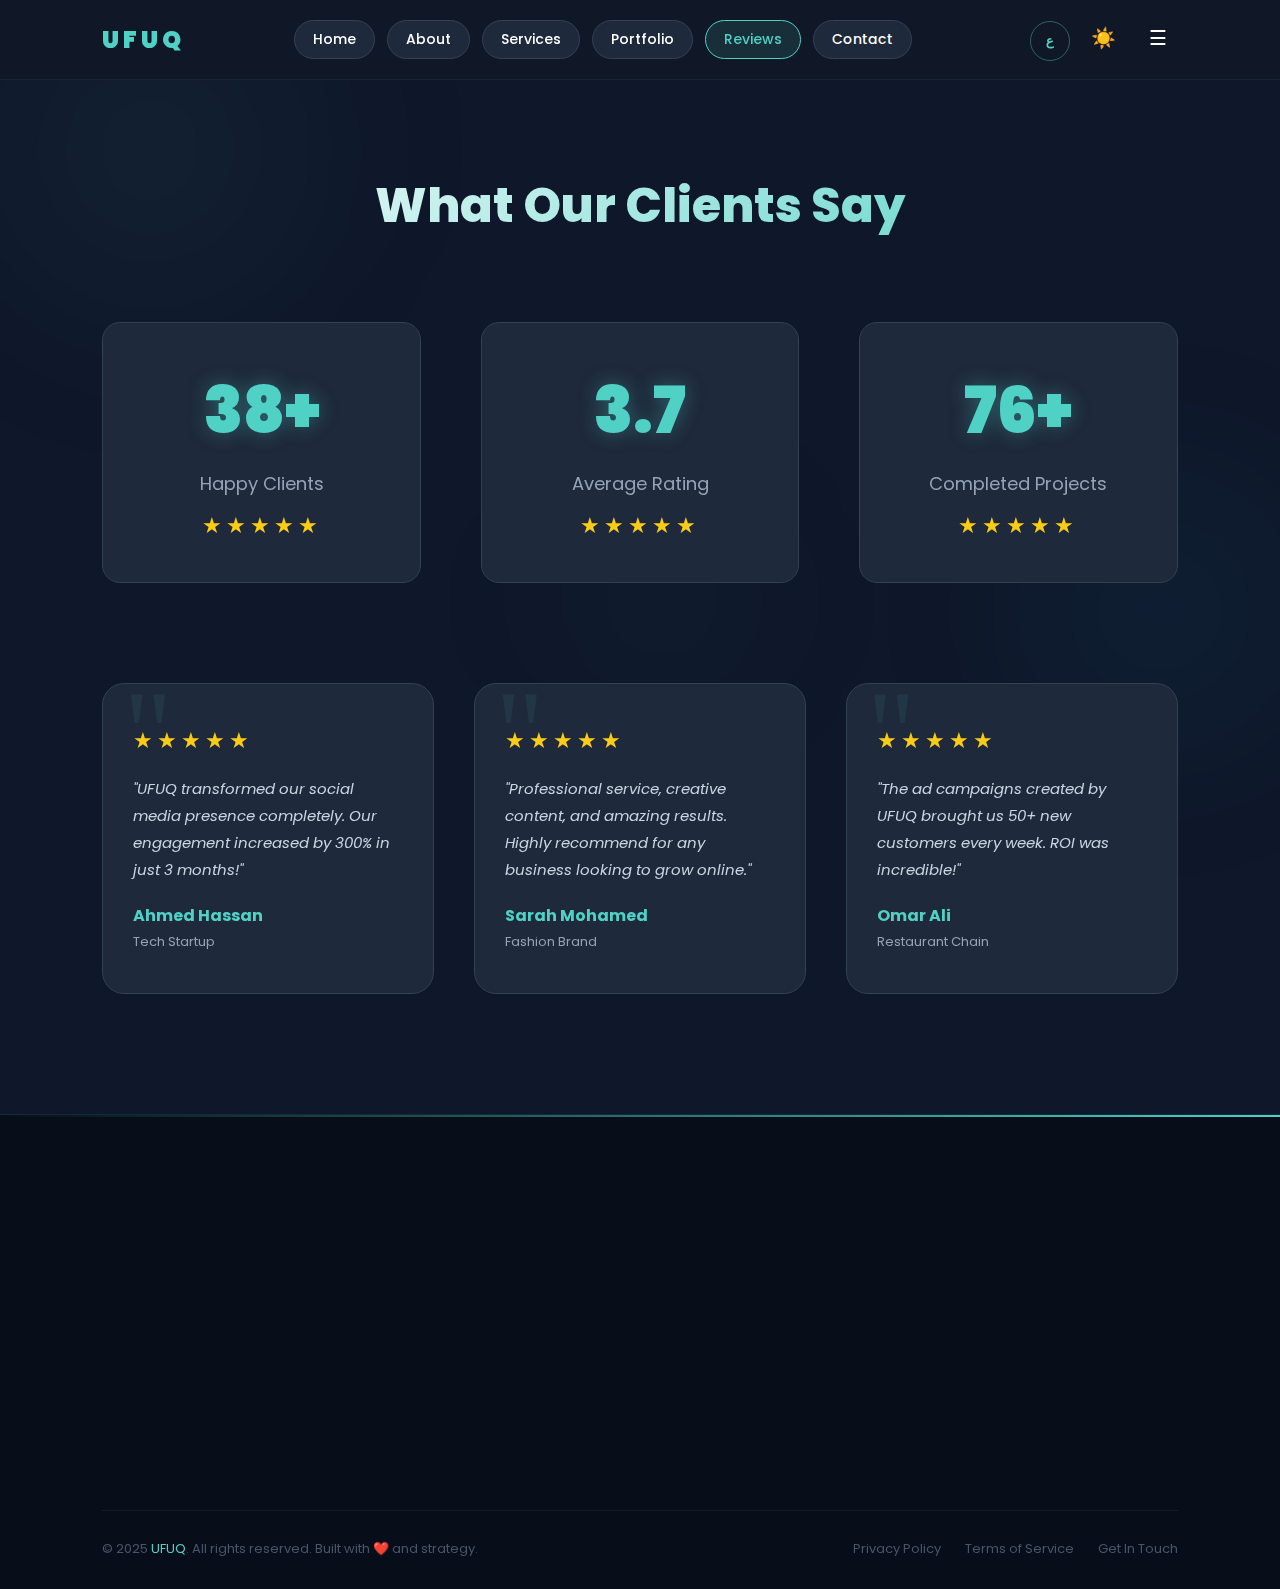
<file: Reviews.html>
<!DOCTYPE html>
<html lang="en">
<head>
    <meta charset="UTF-8">
    <title>reviews - UFUQ</title>
    <meta name="viewport" content="width=device-width, initial-scale=1.0">
    <link href="https://fonts.googleapis.com/css2?family=Poppins:wght@300;400;600;700&display=swap" rel="stylesheet">
    <link rel="stylesheet" href="style.css">
</head>
<body>

<header>
    <div class="logo">UFUQ</div>
    <nav id="nav">
        <a href="index.html">Home</a>
        <a href="about.html">About</a>
        <a href="services.html">Services</a>
        <a href="portfolio.html">Portfolio</a>
        <a href="reviews.html" class="active-link">Reviews</a>
        <a href="contact.html">Contact</a>
    </nav>
    <div class="nav-icons">
        <button id="themeToggle">🌙</button>
        <button id="menuBtn">☰</button>
    </div>
</header>

<section class="reviews-section">

    <h1 class="reviews-title">What Our Clients Say</h1>

    <!-- ===== Stats ===== -->
    <div class="reviews-stats">

        <div class="stat-box">
            <h2>50+</h2>
            <p>Happy Clients</p>
            <div class="stars">★★★★★</div>
        </div>

        <div class="stat-box">
            <h2>4.9</h2>
            <p>Average Rating</p>
            <div class="stars">★★★★★</div>
        </div>

        <div class="stat-box">
            <h2>100+</h2>
            <p>Completed Projects</p>
            <div class="stars">★★★★★</div>
        </div>

    </div>

    <!-- ===== Review Cards ===== -->
    <div class="reviews-grid">

        <div class="review-card">
            <div class="stars">★★★★★</div>
            <p>
                "UFUQ transformed our social media presence completely.
                Our engagement increased by 300% in just 3 months!"
            </p>
            <h3>Ahmed Hassan</h3>
            <span>Tech Startup</span>
        </div>

        <div class="review-card">
            <div class="stars">★★★★★</div>
            <p>
                "Professional service, creative content, and amazing results.
                Highly recommend for any business looking to grow online."
            </p>
            <h3>Sarah Mohamed</h3>
            <span>Fashion Brand</span>
        </div>

        <div class="review-card">
            <div class="stars">★★★★★</div>
            <p>
                "The ad campaigns created by UFUQ brought us 50+ new customers every week.
                ROI was incredible!"
            </p>
            <h3>Omar Ali</h3>
            <span>Restaurant Chain</span>
        </div>

    </div>

</section>

<footer>
    <div class="footer-grid">
        <div class="footer-brand">
            <span class="footer-logo">UFUQ</span>
            <p>More than a digital marketing service — it's a vision. We craft bold, effective campaigns that turn attention into meaningful growth.</p>
            <div class="footer-social">
                <a href="#" title="Instagram">📸</a>
                <a href="#" title="LinkedIn">👔</a>
                <a href="#" title="TikTok">🎵</a>
                <a href="#" title="Facebook">📘</a>
            </div>
        </div>
        <div class="footer-col">
            <h4>Quick Links</h4>
            <ul>
                <li><a href="index.html">Home</a></li>
                <li><a href="about.html">About</a></li>
                <li><a href="services.html">Services</a></li>
                <li><a href="portfolio.html">Portfolio</a></li>
                <li><a href="reviews.html">Reviews</a></li>
                <li><a href="contact.html">Contact</a></li>
            </ul>
        </div>
        <div class="footer-col">
            <h4>Services</h4>
            <ul>
                <li><a href="services.html">Social Media Marketing</a></li>
                <li><a href="services.html">Ad Campaign Creation</a></li>
                <li><a href="services.html">Content Creation</a></li>
                <li><a href="services.html">Brand Identity Design</a></li>
                <li><a href="services.html">Strategic Planning</a></li>
                <li><a href="services.html">Personal Branding</a></li>
            </ul>
        </div>
        <div class="footer-col">
            <h4>Contact</h4>
            <div class="footer-contact-item"><span>📱</span><a href="https://wa.me/201016273403">+20 101 627 3403</a></div>
            <div class="footer-contact-item"><span>📧</span><a href="mailto:hello@ufuq.co">hello@ufuq.co</a></div>
            <div class="footer-contact-item"><span>🕒</span><span>Response within 24 hours</span></div>
            <div class="footer-contact-item"><span>🌍</span><span>Available Worldwide</span></div>
        </div>
    </div>
    <div class="footer-bottom">
        <p>&copy; 2025 <span>UFUQ</span>. All rights reserved. Built with ❤️ and strategy.</p>
        <div class="footer-bottom-links">
            <a href="#">Privacy Policy</a>
            <a href="#">Terms of Service</a>
            <a href="contact.html">Get In Touch</a>
        </div>
    </div>
</footer>

<script src="script.js"></script>
</body>
</html>
</file>
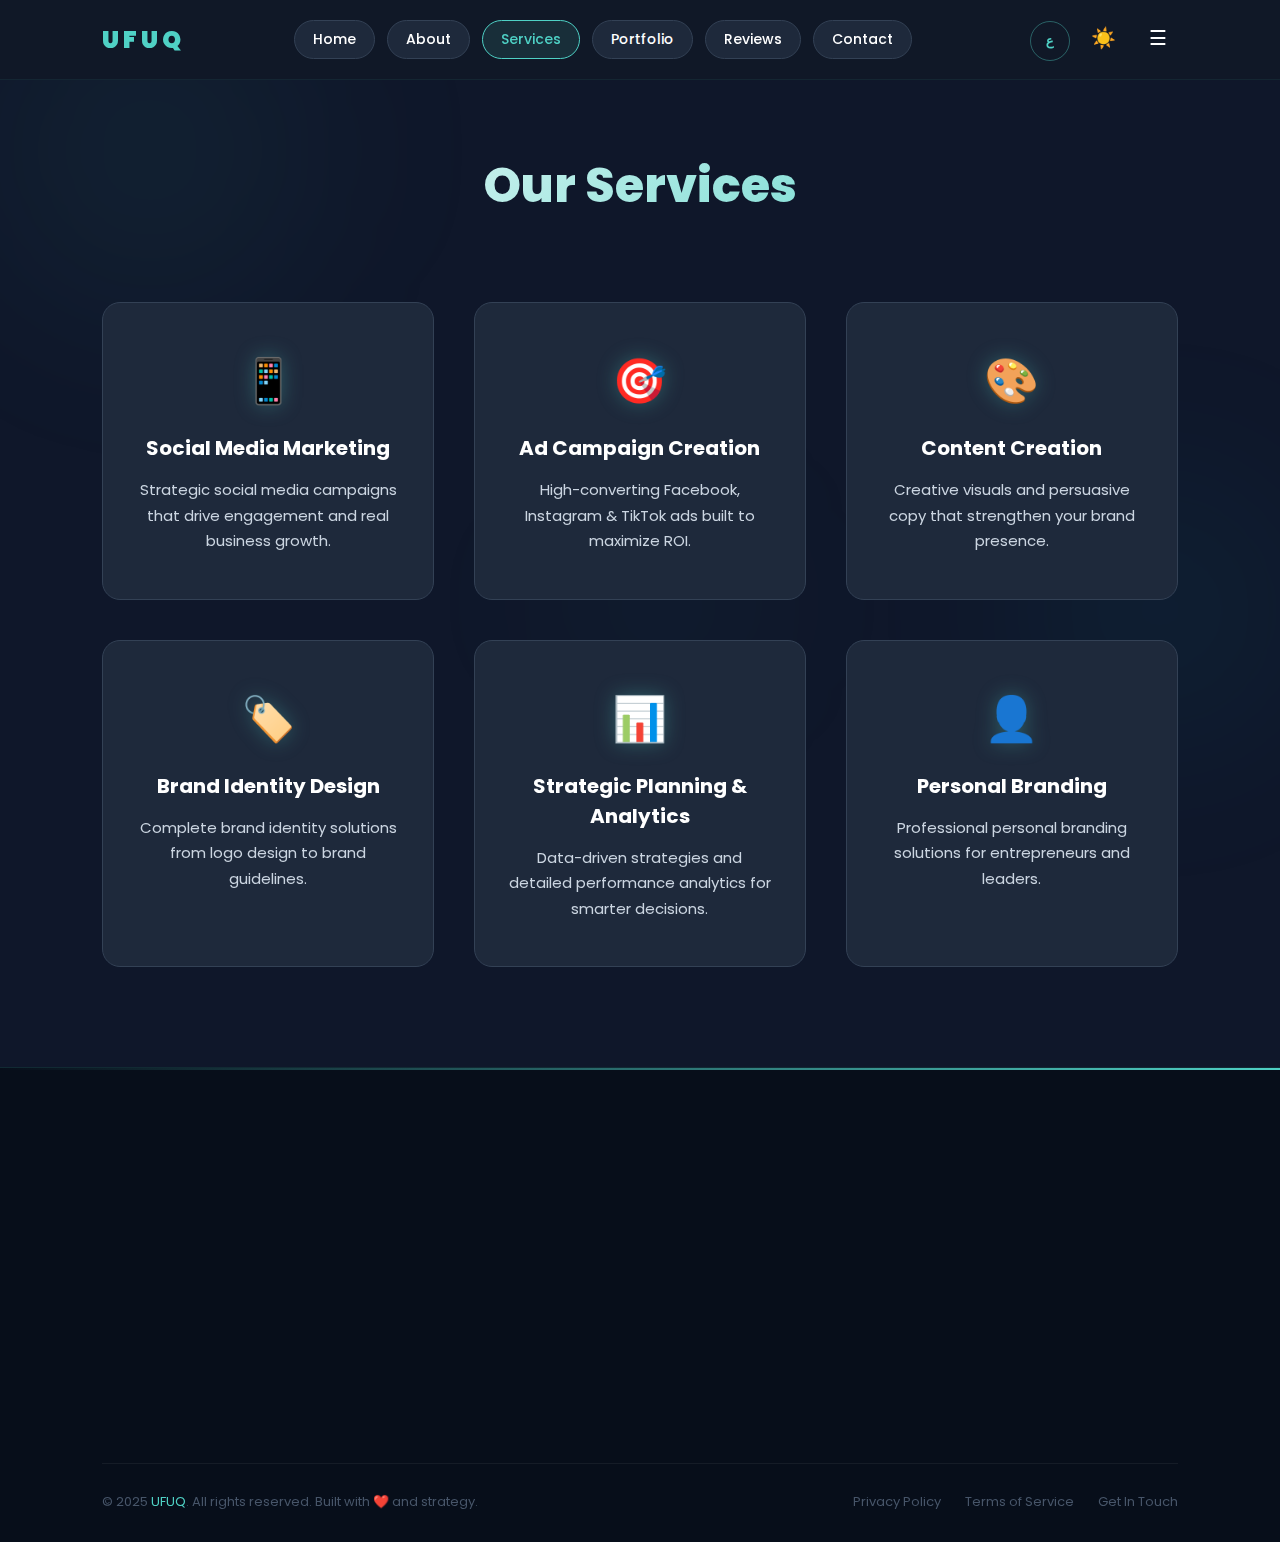
<file: Services.html>
<!DOCTYPE html>
<html lang="en">
<head>
    <meta charset="UTF-8">
    <title>UFUQ - Services</title>
    <meta name="viewport" content="width=device-width, initial-scale=1.0">
    <link rel="stylesheet" href="style.css">
    <link href="https://fonts.googleapis.com/css2?family=Poppins:wght@300;400;600;700&display=swap" rel="stylesheet">
</head>
<body>

<header>
    <div class="logo">UFUQ</div>

    <nav id="nav">
        <a href="index.html">Home</a>
        <a href="about.html">About</a>
        <a href="services.html" class="active-link">Services</a>
        <a href="Portfolio.html">Portfolio</a>
        <a href="Reviews.html">Reviews</a>
        <a href="Contact.html">Contact</a>
    </nav>

    <div class="nav-icons">
        <button id="themeToggle">🌙</button>
        <button id="menuBtn">☰</button>
    </div>
</header>

<section class="services-section">
    <h1 class="services-title">Our Services</h1>

    <div class="services-grid">

        <div class="service-card">
            <div class="service-icon">📱</div>
            <h3>Social Media Marketing</h3>
            <p>Strategic social media campaigns that drive engagement and real business growth.</p>
        </div>

        <div class="service-card">
            <div class="service-icon">🎯</div>
            <h3>Ad Campaign Creation</h3>
            <p>High-converting Facebook, Instagram & TikTok ads built to maximize ROI.</p>
        </div>

        <div class="service-card">
            <div class="service-icon">🎨</div>
            <h3>Content Creation</h3>
            <p>Creative visuals and persuasive copy that strengthen your brand presence.</p>
        </div>

        <div class="service-card">
            <div class="service-icon">🏷️</div>
            <h3>Brand Identity Design</h3>
            <p>Complete brand identity solutions from logo design to brand guidelines.</p>
        </div>

        <div class="service-card">
            <div class="service-icon">📊</div>
            <h3>Strategic Planning & Analytics</h3>
            <p>Data-driven strategies and detailed performance analytics for smarter decisions.</p>
        </div>

        <div class="service-card">
            <div class="service-icon">👤</div>
            <h3>Personal Branding</h3>
            <p>Professional personal branding solutions for entrepreneurs and leaders.</p>
        </div>

    </div>
</section>

<footer>
    <div class="footer-grid">
        <div class="footer-brand">
            <span class="footer-logo">UFUQ</span>
            <p>More than a digital marketing service — it's a vision. We craft bold, effective campaigns that turn attention into meaningful growth.</p>
            <div class="footer-social">
                <a href="#" title="Instagram">📸</a>
                <a href="#" title="LinkedIn">👔</a>
                <a href="#" title="TikTok">🎵</a>
                <a href="#" title="Facebook">📘</a>
            </div>
        </div>
        <div class="footer-col">
            <h4>Quick Links</h4>
            <ul>
                <li><a href="index.html">Home</a></li>
                <li><a href="about.html">About</a></li>
                <li><a href="services.html">Services</a></li>
                <li><a href="portfolio.html">Portfolio</a></li>
                <li><a href="reviews.html">Reviews</a></li>
                <li><a href="contact.html">Contact</a></li>
            </ul>
        </div>
        <div class="footer-col">
            <h4>Services</h4>
            <ul>
                <li><a href="services.html">Social Media Marketing</a></li>
                <li><a href="services.html">Ad Campaign Creation</a></li>
                <li><a href="services.html">Content Creation</a></li>
                <li><a href="services.html">Brand Identity Design</a></li>
                <li><a href="services.html">Strategic Planning</a></li>
                <li><a href="services.html">Personal Branding</a></li>
            </ul>
        </div>
        <div class="footer-col">
            <h4>Contact</h4>
            <div class="footer-contact-item"><span>📱</span><a href="https://wa.me/201016273403">+20 101 627 3403</a></div>
            <div class="footer-contact-item"><span>📧</span><a href="mailto:hello@ufuq.co">hello@ufuq.co</a></div>
            <div class="footer-contact-item"><span>🕒</span><span>Response within 24 hours</span></div>
            <div class="footer-contact-item"><span>🌍</span><span>Available Worldwide</span></div>
        </div>
    </div>
    <div class="footer-bottom">
        <p>&copy; 2025 <span>UFUQ</span>. All rights reserved. Built with ❤️ and strategy.</p>
        <div class="footer-bottom-links">
            <a href="#">Privacy Policy</a>
            <a href="#">Terms of Service</a>
            <a href="contact.html">Get In Touch</a>
        </div>
    </div>
</footer>

<script src="script.js"></script>
</body>
</html>
</file>
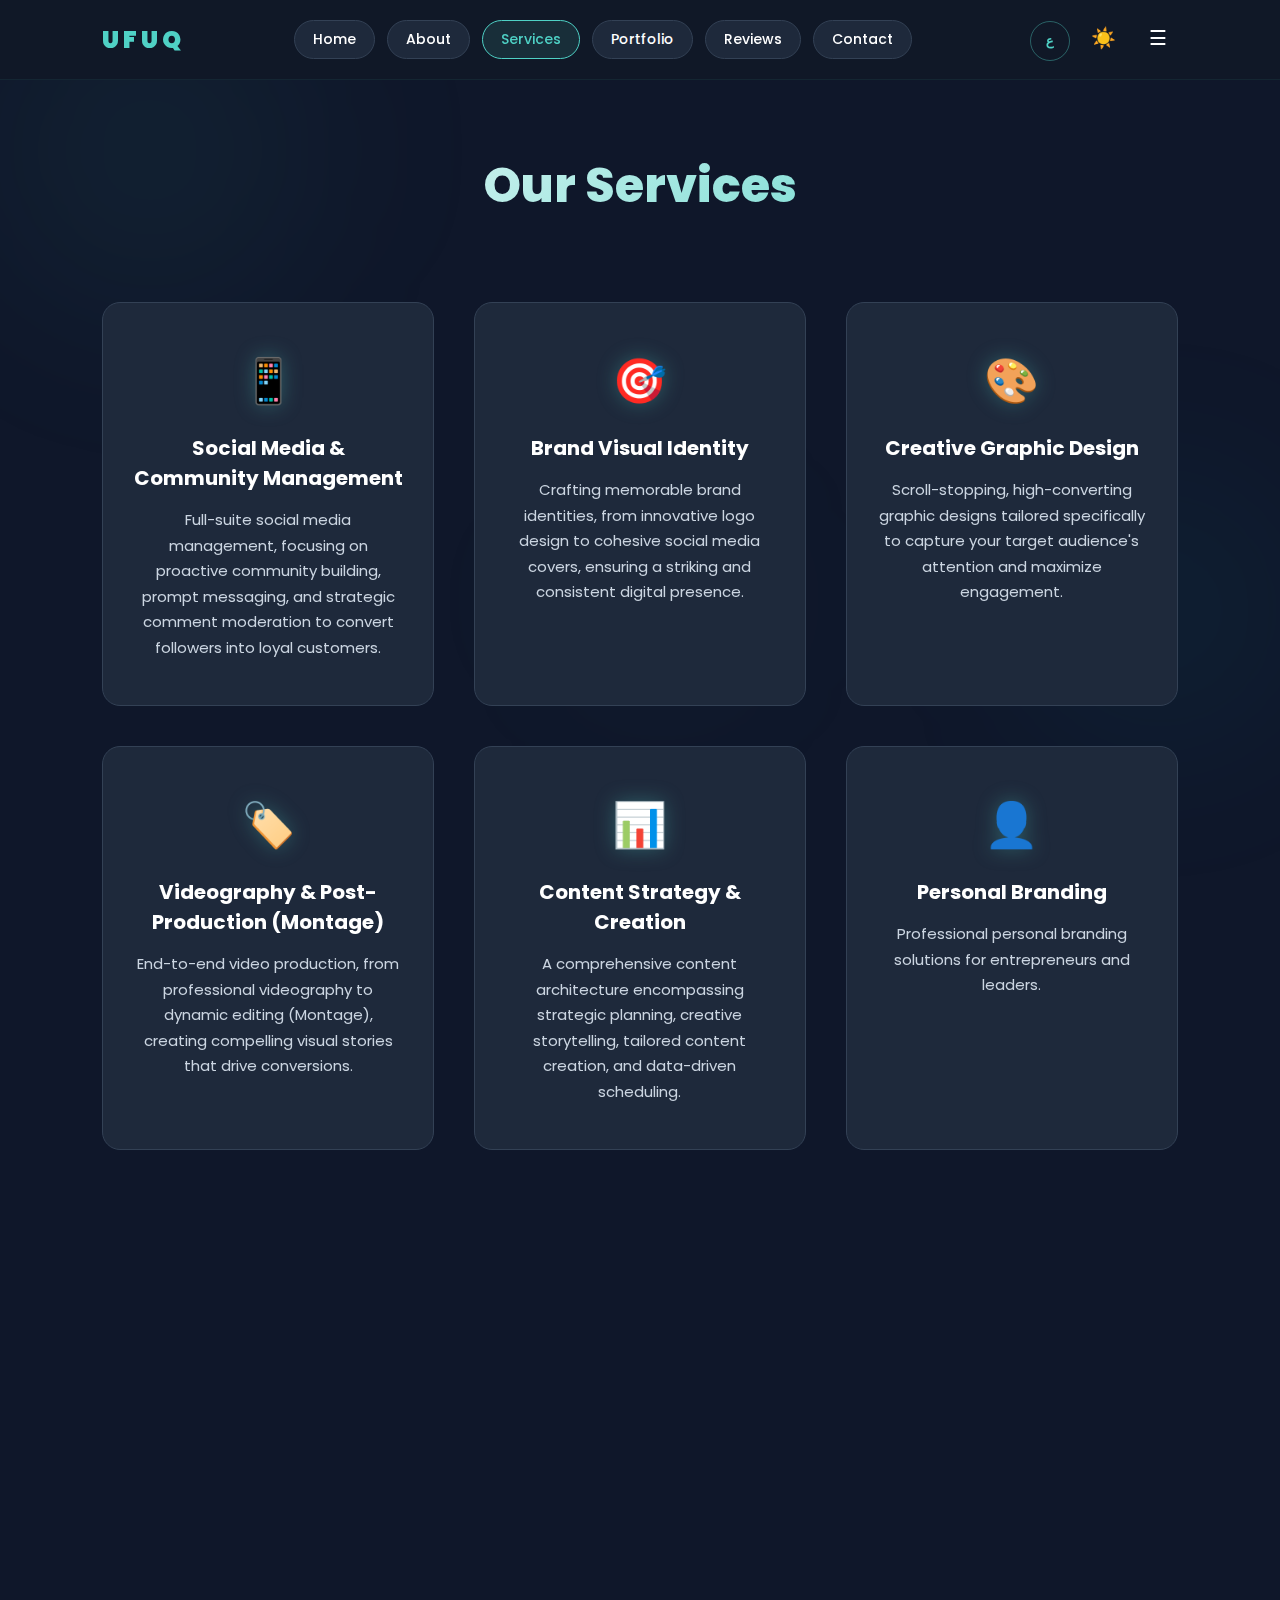
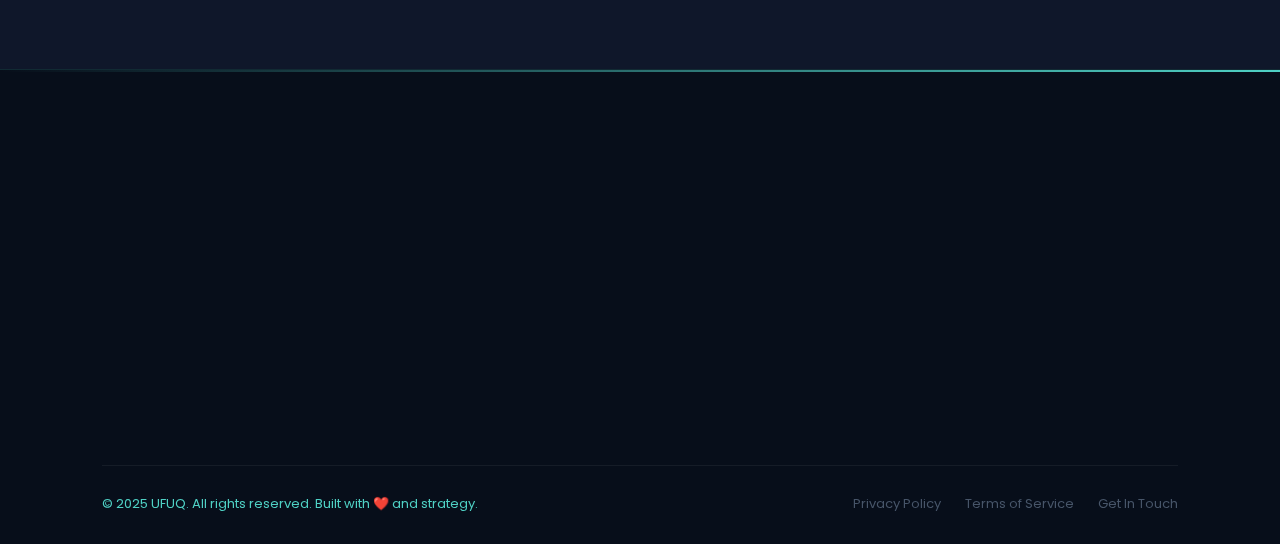
<file: services.html>
<!DOCTYPE html>
<html lang="en">
<head>
    <meta charset="UTF-8">
    <title>UFUQ - services</title>
    <meta name="viewport" content="width=device-width, initial-scale=1.0">
    <link rel="stylesheet" href="style.css">
    <link href="https://fonts.googleapis.com/css2?family=Poppins:wght@300;400;600;700&display=swap" rel="stylesheet">
</head>
<body>
<header>
    <a href="index.html" class="logo">UFUQ</a>
    <nav id="nav">
        <a href="index.html" data-i18n="nav-home">Home</a>
        <a href="about.html" data-i18n="nav-about">About</a>
        <a href="services.html" class="active-link" data-i18n="nav-services">Services</a>
        <a href="portfolio.html" data-i18n="nav-portfolio">Portfolio</a>
        <a href="reviews.html" data-i18n="nav-reviews">Reviews</a>
        <a href="contact.html" data-i18n="nav-contact">Contact</a>
    </nav>
    <div class="nav-icons">
        <button id="themeToggle">🌙</button>
        <button id="menuBtn">☰</button>
    </div>
</header>

<section class="services-section">
    <h1 class="services-title" data-i18n="services-title">Our Services</h1>
    <div class="services-grid">
        <div class="service-card">
            <div class="service-icon">📱</div>
            <h3 data-i18n="svc1-title">Social Media & Community Management</h3>
            <p data-i18n="svc1-text">Full-suite social media management, focusing on proactive community building, prompt messaging, and strategic comment moderation to convert followers into loyal customers.</p>
        </div>
        <div class="service-card">
            <div class="service-icon">🎯</div>
            <h3 data-i18n="svc2-title">Brand Visual Identity</h3>
            <p data-i18n="svc2-text">Crafting memorable brand identities, from innovative logo design to cohesive social media covers, ensuring a striking and consistent digital presence.</p>
        </div>
        <div class="service-card">
            <div class="service-icon">🎨</div>
            <h3 data-i18n="svc3-title">Creative Graphic Design</h3>
            <p data-i18n="svc3-text">Scroll-stopping, high-converting graphic designs tailored specifically to capture your target audience's attention and maximize engagement.
</p>
        </div>
        <div class="service-card">
            <div class="service-icon">🏷️</div>
            <h3 data-i18n="svc4-title">Videography & Post-Production (Montage)</h3>
            <p data-i18n="svc4-text">End-to-end video production, from professional videography to dynamic editing (Montage), creating compelling visual stories that drive conversions.</p>
        </div>
        <div class="service-card">
            <div class="service-icon">📊</div>
            <h3 data-i18n="svc5-title">Content Strategy & Creation</h3>
            <p data-i18n="svc5-text">A comprehensive content architecture encompassing strategic planning, creative storytelling, tailored content creation, and data-driven scheduling.</p>
        </div>
        <div class="service-card">
            <div class="service-icon">👤</div>
            <h3 data-i18n="svc6-title">Personal Branding</h3>
            <p data-i18n="svc6-text">Professional personal branding solutions for entrepreneurs and leaders.</p>
        </div>
         <div class="service-card">
            <div class="service-icon">👤</div>
            <h3 data-i18n="svc7-title">Performance Marketing & Media Buying (Ads)</h3>
            <p data-i18n="svc7-text">Precision-targeted paid advertising campaigns designed to optimize ad spend, acquire high-quality leads, and maximize your Return on Investment (ROI).</p>
        </div>
         <div class="service-card">
            <div class="service-icon">👤</div>
            <h3 data-i18n="svc8-title">Data Analytics & Reporting</h3>
            <p data-i18n="svc8-text">Deep-dive performance analytics and transparent monthly reporting to track KPIs, extract actionable insights, and scale what works.</p>
        </div>
         <div class="service-card">
            <div class="service-icon">👤</div>
            <h3 data-i18n="svc9-title">Personal Branding</h3>
            <p data-i18n="svc9-text">Professional personal branding solutions for entrepreneurs and leaders.</p>
        </div>
        
    </div>
</section>

<footer>
    <div class="footer-grid">
        <div class="footer-brand">
            <span class="footer-logo">UFUQ</span>
            <p data-i18n="footer-brand-text">More than a digital marketing service — it's a vision. We craft bold, effective campaigns that turn attention into meaningful growth.</p>
            <div class="footer-social">
                <a href="#" title="Instagram">📸</a>
                <a href="#" title="LinkedIn">👔</a>
                <a href="#" title="TikTok">🎵</a>
                <a href="#" title="Facebook">📘</a>
            </div>
        </div>
        <div class="footer-col">
            <h4 data-i18n="footer-links-title">Quick Links</h4>
            <ul>
                <li><a href="index.html" data-i18n="nav-home">Home</a></li>
                <li><a href="about.html" data-i18n="nav-about">About</a></li>
                <li><a href="services.html" data-i18n="nav-services">Services</a></li>
                <li><a href="portfolio.html" data-i18n="nav-portfolio">Portfolio</a></li>
                <li><a href="reviews.html" data-i18n="nav-reviews">Reviews</a></li>
                <li><a href="contact.html" data-i18n="nav-contact">Contact</a></li>
            </ul>
        </div>
        <div class="footer-col">
            <h4 data-i18n="footer-svc-title">Services</h4>
            <ul>
                <li><a href="services.html" data-i18n="footer-svc-smm">Social Media Marketing</a></li>
                <li><a href="services.html" data-i18n="footer-svc-acc">Ad Campaign Creation</a></li>
                <li><a href="services.html" data-i18n="footer-svc-cc">Content Creation</a></li>
                <li><a href="services.html" data-i18n="footer-svc-bid">Brand Identity Design</a></li>
                <li><a href="services.html" data-i18n="footer-svc-sp">Strategic Planning</a></li>
                <li><a href="services.html" data-i18n="footer-svc-pb">Personal Branding</a></li>
            </ul>
        </div>
        <div class="footer-col">
            <h4 data-i18n="footer-ct-title">Contact</h4>
            <div class="footer-contact-item"><span>📱</span><a href="https://wa.me/201016273403">+20 101 627 3403</a></div>
            <div class="footer-contact-item"><span>📧</span><a href="mailto:hello@ufuq.co">hello@ufuq.co</a></div>
            <div class="footer-contact-item"><span>🕒</span><span data-i18n="footer-response">Response within 24 hours</span></div>
            <div class="footer-contact-item"><span>🌍</span><span data-i18n="footer-worldwide">Available Worldwide</span></div>
        </div>
    </div>
    <div class="footer-bottom">
        <p><span data-i18n="footer-copyright">© 2025 UFUQ. All rights reserved. Built with ❤️ and strategy.</span></p>
        <div class="footer-bottom-links">
            <a href="#" data-i18n="footer-privacy">Privacy Policy</a>
            <a href="#" data-i18n="footer-terms">Terms of Service</a>
            <a href="contact.html" data-i18n="footer-touch">Get In Touch</a>
        </div>
    </div>
</footer>
<script src="script.js"></script>
</body>
</html>
</file>
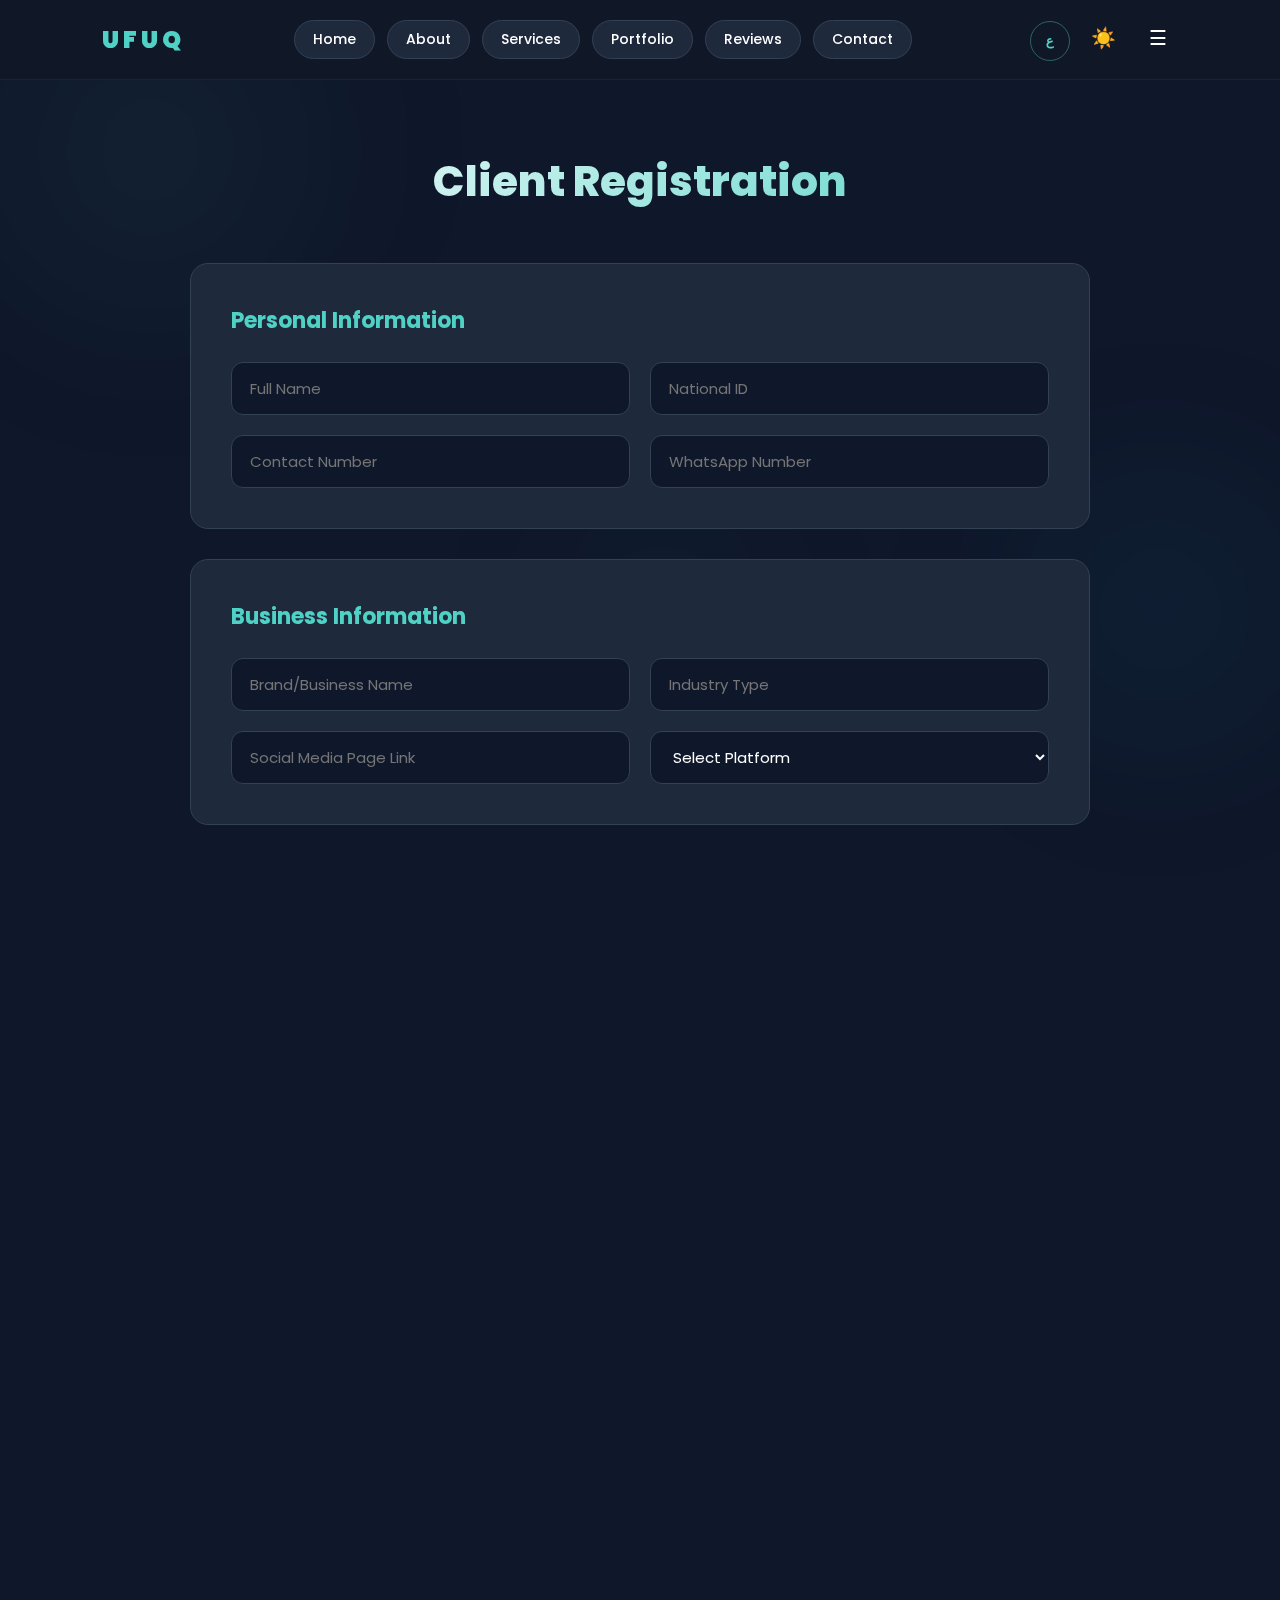
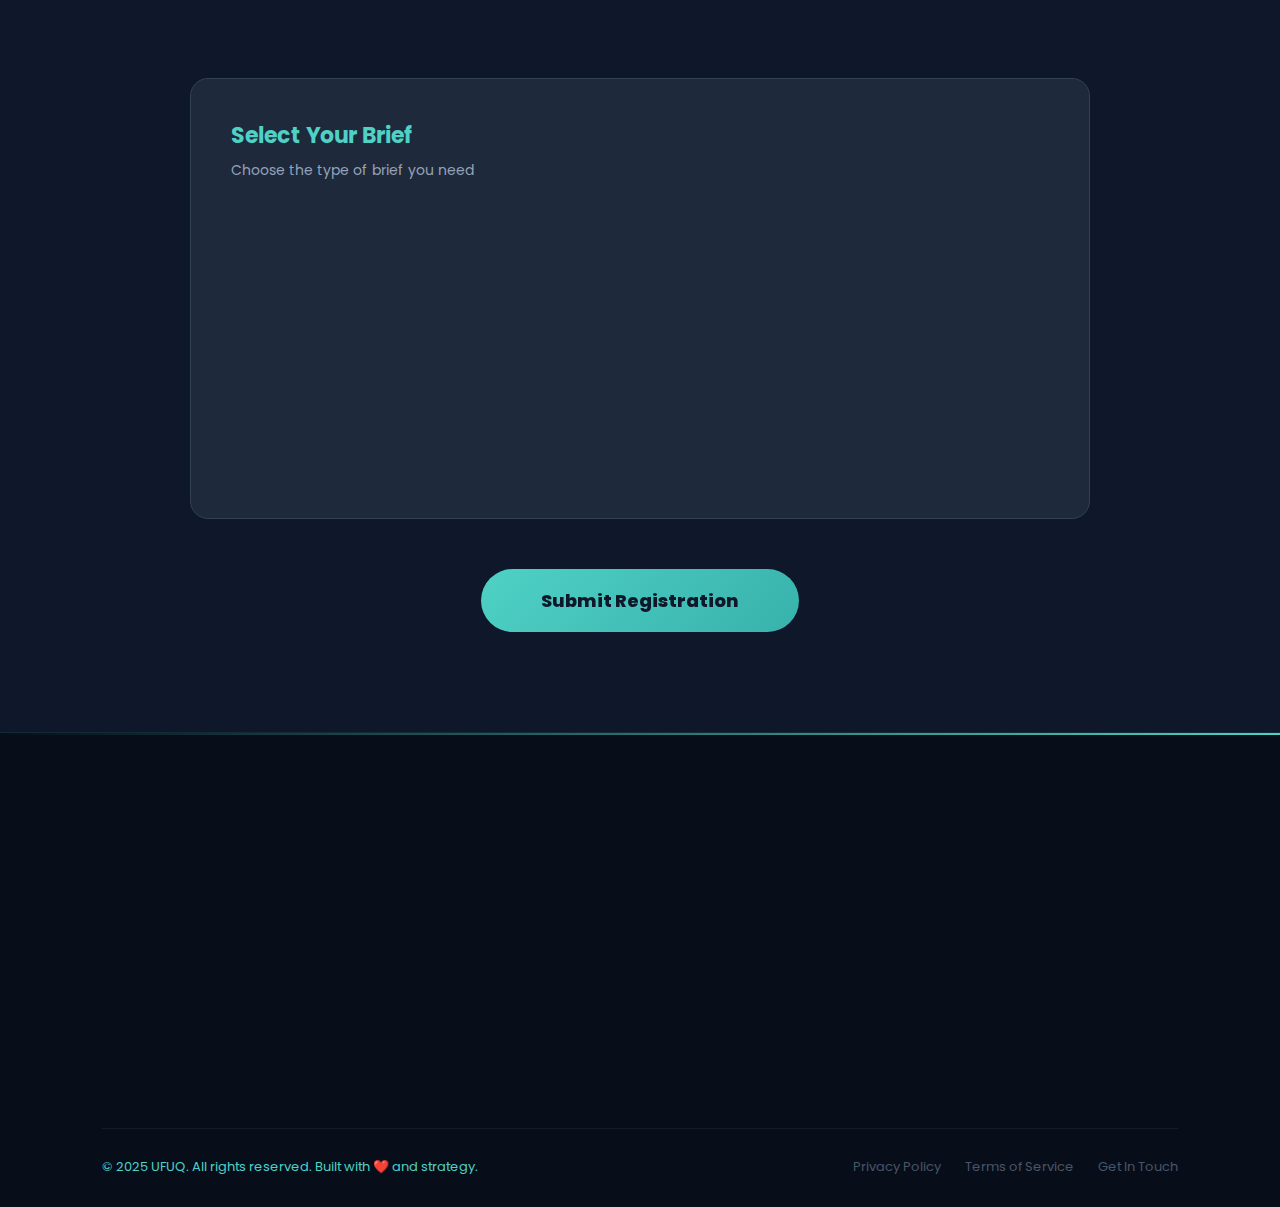
<file: startyourjourney.html>
<!DOCTYPE html>
<html lang="en">
<head>
    <meta charset="UTF-8">
    <title>Start Your Journey</title>
    <meta name="viewport" content="width=device-width, initial-scale=1.0">
    <link href="https://fonts.googleapis.com/css2?family=Poppins:wght@300;400;500;600;700&display=swap" rel="stylesheet">
    <link rel="stylesheet" href="style.css">
</head>
<body>
<header>
    <a href="index.html" class="logo">UFUQ</a>
    <nav id="nav">
        <a href="index.html" data-i18n="nav-home">Home</a>
        <a href="about.html" data-i18n="nav-about">About</a>
        <a href="services.html" data-i18n="nav-services">Services</a>
        <a href="portfolio.html" data-i18n="nav-portfolio">Portfolio</a>
        <a href="reviews.html" data-i18n="nav-reviews">Reviews</a>
        <a href="contact.html" data-i18n="nav-contact">Contact</a>
    </nav>
    <div class="nav-icons">
        <button id="themeToggle">☀️</button>
        <button id="menuBtn">☰</button>
    </div>
</header>

<section class="registration-section">
<div class="registration-container">
<h1 class="registration-title" data-i18n="reg-title">Client Registration</h1>

<div class="form-card">
    <h2 data-i18n="personal-info">Personal Information</h2>
    <div class="form-grid">
        <input type="text" id="fullName" data-i18n-ph="fn-ph" placeholder="Full Name">
        <input type="text" id="nationalId" data-i18n-ph="ni-ph" placeholder="National ID">
        <input type="text" id="contactNumber" data-i18n-ph="cn-ph" placeholder="Contact Number">
        <input type="text" id="whatsappNumber" data-i18n-ph="wn-ph" placeholder="WhatsApp Number">
    </div>
</div>

<div class="form-card">
    <h2 data-i18n="business-info">Business Information</h2>
    <div class="form-grid">
        <input type="text" id="businessName" data-i18n-ph="bn-ph" placeholder="Brand/Business Name">
        <input type="text" id="industryType" data-i18n-ph="it-ph" placeholder="Industry Type">
        <input type="text" id="socialLink" data-i18n-ph="sl-ph" placeholder="Social Media Page Link">
        <select id="platform">
            <option>Select Platform</option>
            <option>Instagram</option>
            <option>Facebook</option>
            <option>TikTok</option>
            <option>LinkedIn</option>
        </select>
    </div>
</div>

<div class="form-card">
    <h2 data-i18n="service-sel">Service Selection</h2>
    <p class="services-subtitle" data-i18n="services-subtitle">Services Needed</p>
    <div class="services-grid">
        <div class="services-column">
            <label><input type="checkbox"> <span data-i18n="svc-chk1">Social Media Marketing</span></label>
            <label><input type="checkbox"> <span data-i18n="svc-chk2">Content Creation</span></label>
            <label><input type="checkbox"> <span data-i18n="svc-chk3">Strategic Planning & Analytics</span></label>
        </div>
        <div class="services-column">
            <label><input type="checkbox"> <span data-i18n="svc-chk4">Ad Campaign Creation</span></label>
            <label><input type="checkbox"> <span data-i18n="svc-chk5">Brand Identity Design</span></label>
            <label><input type="checkbox"> <span data-i18n="svc-chk6">Personal Branding</span></label>
        </div>
    </div>
    <div class="package-section">
        <p class="services-subtitle" data-i18n="package-sel">Package Selection</p>
        <select id="packageSelect" class="package-select">
            <option>Select Package</option>
            <option>Basic</option>
            <option>Standard</option>
            <option>Premium</option>
        </select>
    </div>
</div>

<div class="form-card">
    <h2 data-i18n="other-req">Other Requirements</h2>
    <textarea id="otherDetails" data-i18n-ph="od-ph" placeholder="Additional details..." rows="4"></textarea>
</div>

<!-- ===== BRIEF SELECTION ===== -->
<div class="brief-request-section">
    <h2 data-i18n="brief-section-title">Select Your Brief</h2>
    <p class="brief-subtitle" data-i18n="brief-subtitle">Choose the type of brief you need — a form will appear for you to fill</p>

    <div class="brief-grid brief-grid-2">
        <div class="brief-card" data-brief="Ads Brief">
            <div class="brief-icon">🎯</div>
            <h3 data-i18n="brief-ads-title">Ads Brief</h3>
            <p data-i18n="brief-ads-text">Performance marketing &amp; paid advertising campaigns</p>
            <button type="button" class="select-brief-btn" onclick="selectBrief('Ads Brief')" data-i18n="select-brief-btn">Select Brief</button>
        </div>
        <div class="brief-card" data-brief="Business Brief">
            <div class="brief-icon">🏢</div>
            <h3 data-i18n="brief-biz-title">Business Brief</h3>
            <p data-i18n="brief-biz-text">Full business overview &amp; marketing strategy details</p>
            <button type="button" class="select-brief-btn" onclick="selectBrief('Business Brief')" data-i18n="select-brief-btn">Select Brief</button>
        </div>
    </div>

    <!-- ===== BRIEF DETAIL FORM ===== -->
    <div id="briefDetailForm" class="brief-detail-form-hidden">
        <div class="brief-form-header">
            <span id="briefFormBadge" class="brief-form-badge">Brief Selected</span>
            <p class="brief-form-subtitle" data-i18n="brief-form-subtitle">Please fill in all sections below — this will be included in your submission</p>
        </div>

        <!-- Section 1: Business Information -->
        <div class="brief-section-block">
            <div class="brief-section-label">
                <span class="brief-section-num">1</span>
                <span data-i18n="brief-sec1">Business Information</span>
            </div>
            <div class="brief-fields-grid">
                <div class="brief-field-box">
                    <label data-i18n-label="brief-f-brand">Brand / Company Name</label>
                    <input type="text" id="bf-brandName" data-i18n-bph="brief-ph-brand" placeholder="e.g. UFUQ Agency">
                </div>
                <div class="brief-field-box">
                    <label data-i18n-label="brief-f-industry">Business Industry / Type</label>
                    <input type="text" id="bf-industry" data-i18n-bph="brief-ph-industry" placeholder="e.g. Fashion, F&B, Tech...">
                </div>
                <div class="brief-field-box">
                    <label data-i18n-label="brief-f-specialty">Core Specialty</label>
                    <input type="text" id="bf-specialty" data-i18n-bph="brief-ph-specialty" placeholder="What do you specialize in?">
                </div>
                <div class="brief-field-box">
                    <label data-i18n-label="brief-f-address">Physical Address / Location</label>
                    <input type="text" id="bf-address" data-i18n-bph="brief-ph-address" placeholder="City, Country or full address">
                </div>
                <div class="brief-field-box brief-field-full">
                    <label data-i18n-label="brief-f-bizdet">Additional Business Details</label>
                    <textarea id="bf-bizDetails" rows="3" data-i18n-bph="brief-ph-bizdet" placeholder="Any other relevant business info..."></textarea>
                </div>
            </div>
        </div>

        <!-- Section 2: Contact & Operations -->
        <div class="brief-section-block">
            <div class="brief-section-label">
                <span class="brief-section-num">2</span>
                <span data-i18n="brief-sec2">Contact &amp; Operations</span>
            </div>
            <div class="brief-fields-grid">
                <div class="brief-field-box">
                    <label data-i18n-label="brief-f-phone">Contact Phone Numbers</label>
                    <input type="text" id="bf-phone" data-i18n-bph="brief-ph-phone" placeholder="+20 1XX XXX XXXX">
                </div>
                <div class="brief-field-box">
                    <label data-i18n-label="brief-f-wa">WhatsApp Number</label>
                    <input type="text" id="bf-whatsapp" data-i18n-bph="brief-ph-wa" placeholder="+20 1XX XXX XXXX">
                </div>
                <div class="brief-field-box">
                    <label data-i18n-label="brief-f-hours">Official Working Hours</label>
                    <input type="text" id="bf-hours" data-i18n-bph="brief-ph-hours" placeholder="e.g. Sat–Thu, 9am–6pm">
                </div>
                <div class="brief-field-box">
                    <label data-i18n-label="brief-f-holidays">Holidays / Days Off</label>
                    <input type="text" id="bf-holidays" data-i18n-bph="brief-ph-holidays" placeholder="e.g. Fridays, Public holidays">
                </div>
                <div class="brief-field-box brief-field-full">
                    <label data-i18n-label="brief-f-delivery">Delivery System &amp; Policies <span style="opacity:0.5;font-size:12px;">(If applicable)</span></label>
                    <textarea id="bf-delivery" rows="2" data-i18n-bph="brief-ph-delivery" placeholder="Describe your delivery system or policies..."></textarea>
                </div>
            </div>
        </div>

        <!-- Section 3: Branding & Current Status -->
        <div class="brief-section-block">
            <div class="brief-section-label">
                <span class="brief-section-num">3</span>
                <span data-i18n="brief-sec3">Branding &amp; Current Status</span>
            </div>
            <div class="brief-fields-grid">
                <div class="brief-field-box">
                    <label data-i18n-label="brief-f-logo">Preferred Logo Style</label>
                    <input type="text" id="bf-logoStyle" data-i18n-bph="brief-ph-logo" placeholder="e.g. Minimalist, Bold, Vintage...">
                </div>
                <div class="brief-field-box">
                    <label data-i18n-label="brief-f-colors">Brand Colors / Visual Identity</label>
                    <input type="text" id="bf-colors" data-i18n-bph="brief-ph-colors" placeholder="e.g. Navy blue & gold, or no preference">
                </div>
                <div class="brief-field-box">
                    <label data-i18n-label="brief-f-social">Current Social Media Presence</label>
                    <input type="text" id="bf-socialPresence" data-i18n-bph="brief-ph-social" placeholder="Links or starting from scratch">
                </div>
                <div class="brief-field-box">
                    <label data-i18n-label="brief-f-agency">Previous Marketing Agency Experience</label>
                    <input type="text" id="bf-prevAgency" data-i18n-bph="brief-ph-agency" placeholder="Agency names or none">
                </div>
            </div>
        </div>

        <!-- Section 4: Marketing Strategy -->
        <div class="brief-section-block">
            <div class="brief-section-label">
                <span class="brief-section-num">4</span>
                <span data-i18n="brief-sec4">Marketing Strategy</span>
            </div>
            <div class="brief-fields-grid">
                <div class="brief-field-box brief-field-full">
                    <label data-i18n-label="brief-f-obj">Primary Marketing Objectives</label>
                    <textarea id="bf-objectives" rows="2" data-i18n-bph="brief-ph-obj" placeholder="e.g. Increase brand awareness, generate leads..."></textarea>
                </div>
                <div class="brief-field-box">
                    <label data-i18n-label="brief-f-comp">Main Competitors</label>
                    <input type="text" id="bf-competitors" data-i18n-bph="brief-ph-comp" placeholder="List your top competitors">
                </div>
                <div class="brief-field-box">
                    <label data-i18n-label="brief-f-channels">Preferred Marketing Channels</label>
                    <input type="text" id="bf-channels" data-i18n-bph="brief-ph-channels" placeholder="e.g. Instagram, Google Ads, TikTok...">
                </div>
                <div class="brief-field-box brief-field-full">
                    <label data-i18n-label="brief-f-audience">Target Audience / Buyer Persona</label>
                    <textarea id="bf-audience" rows="2" data-i18n-bph="brief-ph-audience" placeholder="Age, gender, interests, location, behavior..."></textarea>
                </div>
            </div>
        </div>

        <!-- Section 5: Contract & Billing -->
        <div class="brief-section-block">
            <div class="brief-section-label">
                <span class="brief-section-num">5</span>
                <span data-i18n="brief-sec5">Contract &amp; Billing</span>
            </div>
            <div class="brief-fields-grid">
                <div class="brief-field-box">
                    <label data-i18n-label="brief-f-package">Selected Service Package</label>
                    <select id="bf-package">
                        <option value="">Select Package</option>
                        <option>Basic</option>
                        <option>Standard</option>
                        <option>Premium</option>
                        <option>Custom</option>
                    </select>
                </div>
                <div class="brief-field-box">
                    <label data-i18n-label="brief-f-payment">Payment Method &amp; Terms</label>
                    <input type="text" id="bf-payment" data-i18n-bph="brief-ph-payment" placeholder="e.g. Monthly, Bank transfer, Cash...">
                </div>
                <div class="brief-field-box">
                    <label data-i18n-label="brief-f-duration">Contract Duration</label>
                    <input type="text" id="bf-duration" data-i18n-bph="brief-ph-duration" placeholder="e.g. 3 months, 6 months, Ongoing...">
                </div>
            </div>
        </div>

    </div><!-- end briefDetailForm -->
</div><!-- end brief-request-section -->

<div class="submit-area">
    <button onclick="sendToWhatsApp()" class="btn" data-i18n="submit-reg-btn">Submit Registration</button>
</div>

</div>
</section>

<footer>
    <div class="footer-grid">
        <div class="footer-brand">
            <span class="footer-logo">UFUQ</span>
            <p data-i18n="footer-brand-text">More than a digital marketing service — it's a vision. We craft bold, effective campaigns that turn attention into meaningful growth.</p>
            <div class="footer-social">
                <a href="#" title="Instagram">📸</a>
                <a href="#" title="LinkedIn">👔</a>
                <a href="#" title="TikTok">🎵</a>
                <a href="#" title="Facebook">📘</a>
            </div>
        </div>
        <div class="footer-col">
            <h4 data-i18n="footer-links-title">Quick Links</h4>
            <ul>
                <li><a href="index.html" data-i18n="nav-home">Home</a></li>
                <li><a href="about.html" data-i18n="nav-about">About</a></li>
                <li><a href="services.html" data-i18n="nav-services">Services</a></li>
                <li><a href="portfolio.html" data-i18n="nav-portfolio">Portfolio</a></li>
                <li><a href="reviews.html" data-i18n="nav-reviews">Reviews</a></li>
                <li><a href="contact.html" data-i18n="nav-contact">Contact</a></li>
            </ul>
        </div>
        <div class="footer-col">
            <h4 data-i18n="footer-svc-title">Services</h4>
            <ul>
                <li><a href="services.html" data-i18n="footer-svc-smm">Social Media Marketing</a></li>
                <li><a href="services.html" data-i18n="footer-svc-acc">Ad Campaign Creation</a></li>
                <li><a href="services.html" data-i18n="footer-svc-cc">Content Creation</a></li>
                <li><a href="services.html" data-i18n="footer-svc-bid">Brand Identity Design</a></li>
                <li><a href="services.html" data-i18n="footer-svc-sp">Strategic Planning</a></li>
                <li><a href="services.html" data-i18n="footer-svc-pb">Personal Branding</a></li>
            </ul>
        </div>
        <div class="footer-col">
            <h4 data-i18n="footer-ct-title">Contact</h4>
            <div class="footer-contact-item"><span>📱</span><a href="https://wa.me/201016273403">+20 101 627 3403</a></div>
            <div class="footer-contact-item"><span>📧</span><a href="mailto:hello@ufuq.co">hello@ufuq.co</a></div>
            <div class="footer-contact-item"><span>🕒</span><span data-i18n="footer-response">Response within 24 hours</span></div>
            <div class="footer-contact-item"><span>🌍</span><span data-i18n="footer-worldwide">Available Worldwide</span></div>
        </div>
    </div>
    <div class="footer-bottom">
        <p><span data-i18n="footer-copyright">© 2025 UFUQ. All rights reserved. Built with ❤️ and strategy.</span></p>
        <div class="footer-bottom-links">
            <a href="#" data-i18n="footer-privacy">Privacy Policy</a>
            <a href="#" data-i18n="footer-terms">Terms of Service</a>
            <a href="contact.html" data-i18n="footer-touch">Get In Touch</a>
        </div>
    </div>
</footer>

<script src="script.js"></script>
</body>
</html>
</file>
<file: style.css>
/* ======================================================
   UFUQ — Enhanced Animated Stylesheet
   ====================================================== */

@import url('https://fonts.googleapis.com/css2?family=Poppins:wght@300;400;500;600;700;800;900&display=swap');

/* ===================== CSS VARIABLES ===================== */
:root {
    --teal:       #4fd1c5;
    --teal-dark:  #38b2ac;
    --teal-glow:  rgba(79,209,197,0.35);
    --teal-soft:  rgba(79,209,197,0.12);
    --bg:         #0f172a;
    --surface:    #1e293b;
    --border:     #334155;
    --text:       #ffffff;
    --muted:      #94a3b8;
    --card-muted: #cbd5e1;
    --header-bg:  rgba(17,24,39,0.9);
    --radius-lg:  18px;
    --radius-xl:  22px;
    --shadow-teal: 0 0 30px rgba(79,209,197,0.3);
}

/* ===================== KEYFRAMES ===================== */

@keyframes fadeInUp {
    from { opacity: 0; transform: translateY(40px); }
    to   { opacity: 1; transform: translateY(0); }
}

@keyframes fadeInDown {
    from { opacity: 0; transform: translateY(-30px); }
    to   { opacity: 1; transform: translateY(0); }
}

@keyframes fadeInLeft {
    from { opacity: 0; transform: translateX(-50px); }
    to   { opacity: 1; transform: translateX(0); }
}

@keyframes fadeInRight {
    from { opacity: 0; transform: translateX(50px); }
    to   { opacity: 1; transform: translateX(0); }
}

@keyframes fadeIn {
    from { opacity: 0; }
    to   { opacity: 1; }
}

@keyframes scaleIn {
    from { opacity: 0; transform: scale(0.85); }
    to   { opacity: 1; transform: scale(1); }
}

@keyframes logoPulse {
    0%, 100% { text-shadow: 0 0 10px var(--teal-glow), 0 0 20px var(--teal-glow); }
    50%       { text-shadow: 0 0 20px var(--teal-glow), 0 0 40px var(--teal-glow), 0 0 60px var(--teal-glow); }
}

@keyframes gradientShift {
    0%   { background-position: 0% 50%; }
    50%  { background-position: 100% 50%; }
    100% { background-position: 0% 50%; }
}

@keyframes float {
    0%, 100% { transform: translateY(0px) rotate(0deg); }
    33%       { transform: translateY(-18px) rotate(1deg); }
    66%       { transform: translateY(-8px) rotate(-1deg); }
}

@keyframes floatSlow {
    0%, 100% { transform: translateY(0) scale(1); }
    50%       { transform: translateY(-25px) scale(1.03); }
}

@keyframes orbFloat1 {
    0%   { transform: translate(0, 0) scale(1); }
    33%  { transform: translate(30px, -30px) scale(1.1); }
    66%  { transform: translate(-20px, 20px) scale(0.95); }
    100% { transform: translate(0, 0) scale(1); }
}

@keyframes orbFloat2 {
    0%   { transform: translate(0, 0) scale(1); }
    50%  { transform: translate(-40px, 30px) scale(1.05); }
    100% { transform: translate(0, 0) scale(1); }
}

@keyframes shimmer {
    0%   { background-position: -200% center; }
    100% { background-position: 200% center; }
}

@keyframes borderGlow {
    0%, 100% { box-shadow: 0 0 8px var(--teal-glow); }
    50%       { box-shadow: 0 0 24px var(--teal-glow), 0 0 48px rgba(79,209,197,0.2); }
}

@keyframes particleDrift {
    0%   { transform: translateY(100vh) translateX(0); opacity: 0; }
    10%  { opacity: 1; }
    90%  { opacity: 0.6; }
    100% { transform: translateY(-10vh) translateX(30px); opacity: 0; }
}

@keyframes scanline {
    0%   { transform: translateY(-100%); }
    100% { transform: translateY(100vh); }
}

@keyframes ripple {
    0%   { transform: scale(0); opacity: 0.6; }
    100% { transform: scale(4); opacity: 0; }
}

@keyframes slideInNav {
    from { opacity: 0; transform: translateX(20px); }
    to   { opacity: 1; transform: translateX(0); }
}

@keyframes progressBar {
    from { width: 0%; }
}

@keyframes starTwinkle {
    0%, 100% { opacity: 1; transform: scale(1); }
    50%       { opacity: 0.6; transform: scale(0.9); }
}

@keyframes cardReveal {
    from { opacity: 0; transform: translateY(60px) scale(0.95); }
    to   { opacity: 1; transform: translateY(0) scale(1); }
}

@keyframes titleReveal {
    from { opacity: 0; transform: translateY(30px) skewY(2deg); }
    to   { opacity: 1; transform: translateY(0) skewY(0); }
}

@keyframes iconBounce {
    0%, 100% { transform: translateY(0); }
    40%       { transform: translateY(-10px); }
    60%       { transform: translateY(-5px); }
}

@keyframes glowPing {
    0%   { box-shadow: 0 0 0 0 var(--teal-glow); }
    70%  { box-shadow: 0 0 0 15px transparent; }
    100% { box-shadow: 0 0 0 0 transparent; }
}

@keyframes heroTextIn {
    from { opacity: 0; transform: translateY(50px) scale(0.95); filter: blur(8px); }
    to   { opacity: 1; transform: translateY(0) scale(1); filter: blur(0); }
}

@keyframes cursorBlink {
    0%, 100% { opacity: 1; }
    50%       { opacity: 0; }
}

@keyframes navLinkIn {
    from { opacity: 0; transform: translateY(-15px); }
    to   { opacity: 1; transform: translateY(0); }
}

/* ===================== BASE ===================== */

*, *::before, *::after {
    margin: 0;
    padding: 0;
    box-sizing: border-box;
    font-family: 'Poppins', sans-serif;
}

html {
    scroll-behavior: smooth;
    overflow-x: hidden;
}

body {
    background: var(--bg);
    color: var(--text);
    overflow-x: hidden;
    position: relative;
}

body.light-mode {
    --bg:         #f8fafc;
    --surface:    #ffffff;
    --border:     #e2e8f0;
    --text:       #111827;
    --muted:      #6b7280;
    --card-muted: #374151;
    --header-bg:  rgba(248,250,252,0.92);
}

/* Scroll progress bar */
#scroll-progress {
    position: fixed;
    top: 0;
    left: 0;
    height: 3px;
    background: linear-gradient(90deg, var(--teal), #06b6d4, var(--teal));
    background-size: 200% 100%;
    animation: gradientShift 3s linear infinite;
    z-index: 9999;
    width: 0%;
    transition: width 0.1s linear;
}

/* Page load overlay */
#page-loader {
    position: fixed;
    inset: 0;
    background: var(--bg);
    z-index: 99999;
    display: flex;
    align-items: center;
    justify-content: center;
    transition: opacity 0.5s ease, visibility 0.5s ease;
}
#page-loader.hidden {
    opacity: 0;
    visibility: hidden;
    pointer-events: none;
}
.loader-logo {
    font-size: 42px;
    font-weight: 900;
    color: var(--teal);
    animation: logoPulse 1.5s ease-in-out infinite;
    letter-spacing: 6px;
}
.loader-bar {
    position: absolute;
    bottom: 0;
    left: 0;
    height: 3px;
    background: var(--teal);
    animation: progressBar 1.2s cubic-bezier(0.4,0,0.2,1) forwards;
}

/* ===================== FLOATING ORBS (Background) ===================== */

.orb {
    position: fixed;
    border-radius: 50%;
    filter: blur(80px);
    pointer-events: none;
    z-index: 0;
}
.orb-1 {
    width: 500px;
    height: 500px;
    background: radial-gradient(circle, rgba(79,209,197,0.07) 0%, transparent 70%);
    top: -100px;
    left: -100px;
    animation: orbFloat1 18s ease-in-out infinite;
}
.orb-2 {
    width: 400px;
    height: 400px;
    background: radial-gradient(circle, rgba(6,182,212,0.08) 0%, transparent 70%);
    bottom: 10%;
    right: -80px;
    animation: orbFloat2 22s ease-in-out infinite;
}
.orb-3 {
    width: 300px;
    height: 300px;
    background: radial-gradient(circle, rgba(79,209,197,0.05) 0%, transparent 70%);
    top: 50%;
    left: 40%;
    animation: orbFloat1 28s ease-in-out infinite reverse;
}

body > * { position: relative; z-index: 1; }

/* ===================== HEADER ===================== */

header {
    position: fixed;
    width: 100%;
    top: 0;
    display: flex;
    justify-content: space-between;
    align-items: center;
    padding: 18px 8%;
    background: var(--header-bg);
    backdrop-filter: blur(20px);
    -webkit-backdrop-filter: blur(20px);
    border-bottom: 1px solid rgba(79,209,197,0.08);
    z-index: 1000;
    transition: padding 0.4s ease, box-shadow 0.4s ease, background 0.4s ease;
    animation: fadeInDown 0.6s ease both;
}

header.scrolled {
    padding: 12px 8%;
    box-shadow: 0 4px 30px rgba(0,0,0,0.3);
    border-bottom-color: rgba(79,209,197,0.2);
}

.logo {
    font-size: 24px;
    font-weight: 900;
    color: var(--teal);
    letter-spacing: 4px;
    animation: logoPulse 4s ease-in-out infinite;
    cursor: default;
    transition: transform 0.3s ease;
}
.logo:hover {
    transform: scale(1.08) letterSpacing;
    filter: brightness(1.2);
}

nav {
    display: flex;
    gap: 12px;
}

nav a {
    text-decoration: none;
    color: var(--text);
    padding: 8px 18px;
    border: 1px solid var(--border);
    border-radius: 50px;
    background: var(--surface);
    font-weight: 500;
    font-size: 14px;
    transition: color 0.3s ease, background 0.3s ease, border-color 0.3s ease, transform 0.3s ease, box-shadow 0.3s ease;
    position: relative;
    overflow: hidden;
}

nav a::after {
    content: '';
    position: absolute;
    inset: 0;
    background: linear-gradient(120deg, transparent 30%, rgba(79,209,197,0.15) 50%, transparent 70%);
    transform: translateX(-100%);
    transition: transform 0.5s ease;
}

nav a:hover::after {
    transform: translateX(100%);
}

nav a:hover {
    color: var(--teal);
    background: var(--teal-soft);
    border-color: var(--teal);
    transform: translateY(-2px);
    box-shadow: 0 6px 20px var(--teal-glow);
}

nav a:nth-child(1) { animation: navLinkIn 0.6s ease 0.1s both; }
nav a:nth-child(2) { animation: navLinkIn 0.6s ease 0.2s both; }
nav a:nth-child(3) { animation: navLinkIn 0.6s ease 0.3s both; }
nav a:nth-child(4) { animation: navLinkIn 0.6s ease 0.4s both; }
nav a:nth-child(5) { animation: navLinkIn 0.6s ease 0.5s both; }
nav a:nth-child(6) { animation: navLinkIn 0.6s ease 0.6s both; }

.active-link {
    border-color: var(--teal) !important;
    color: var(--teal) !important;
    background: var(--teal-soft) !important;
    animation: borderGlow 3s ease-in-out infinite, navLinkIn 0.6s ease both !important;
}

.nav-icons button {
    background: none;
    border: none;
    color: var(--text);
    font-size: 20px;
    margin-left: 10px;
    cursor: pointer;
    transition: transform 0.3s ease;
    border-radius: 50%;
    width: 40px;
    height: 40px;
    display: inline-flex;
    align-items: center;
    justify-content: center;
}
.nav-icons button:hover {
    transform: scale(1.2) rotate(15deg);
    background: var(--teal-soft);
}

/* ===================== HERO ===================== */

.hero {
    height: 100vh;
    background-image: url('test.jpeg');
    background-position: center;
    background-size: cover;
    background-repeat: no-repeat;
    background-attachment: fixed;
    display: flex;
    justify-content: center;
    align-items: center;
    text-align: center;
    position: relative;
    padding: 0 20px;
    overflow: hidden;
}

.overlay {
    position: absolute;
    inset: 0;
    background: linear-gradient(
        135deg,
        rgba(15,23,42,0.92) 0%,
        rgba(15,23,42,0.75) 50%,
        rgba(15,23,42,0.85) 100%
    );
    z-index: 1;
}

body.light-mode .overlay {
    background: linear-gradient(
        135deg,
        rgba(248,250,252,0.75) 0%,
        rgba(248,250,252,0.55) 50%,
        rgba(248,250,252,0.70) 100%
    );
}

/* Animated scanline */
.hero::before {
    content: '';
    position: absolute;
    inset: 0;
    background: repeating-linear-gradient(
        0deg,
        transparent,
        transparent 2px,
        rgba(79,209,197,0.02) 2px,
        rgba(79,209,197,0.02) 4px
    );
    z-index: 2;
    pointer-events: none;
}

/* Floating particles */
.hero-particles {
    position: absolute;
    inset: 0;
    z-index: 2;
    pointer-events: none;
}
.hero-particle {
    position: absolute;
    bottom: -10px;
    width: 3px;
    height: 3px;
    background: var(--teal);
    border-radius: 50%;
    box-shadow: 0 0 6px var(--teal);
    animation: particleDrift linear infinite;
    opacity: 0;
}

.hero-content {
    position: relative;
    z-index: 3;
    max-width: 900px;
}

.hero h1 {
    font-size: 52px;
    font-weight: 800;
    line-height: 1.2;
    margin-bottom: 24px;
    animation: heroTextIn 1s cubic-bezier(0.16,1,0.3,1) 0.4s both;
    text-shadow: 0 2px 20px rgba(0,0,0,0.5);
}

.hero h1 span.highlight {
    background: linear-gradient(135deg, var(--teal) 0%, #06b6d4 50%, var(--teal) 100%);
    background-size: 200% 200%;
    -webkit-background-clip: text;
    -webkit-text-fill-color: transparent;
    background-clip: text;
    animation: gradientShift 4s ease infinite;
}

.hero p {
    font-size: 19px;
    color: rgba(255,255,255,0.85);
    margin-bottom: 40px;
    animation: heroTextIn 1s cubic-bezier(0.16,1,0.3,1) 0.65s both;
}

.buttons {
    display: flex;
    justify-content: center;
    gap: 20px;
    flex-wrap: wrap;
    animation: heroTextIn 1s cubic-bezier(0.16,1,0.3,1) 0.85s both;
}

/* Scroll indicator */
.scroll-indicator {
    position: absolute;
    bottom: 35px;
    left: 50%;
    transform: translateX(-50%);
    z-index: 3;
    display: flex;
    flex-direction: column;
    align-items: center;
    gap: 8px;
    animation: fadeIn 1s ease 1.5s both;
}
.scroll-indicator span {
    font-size: 11px;
    color: var(--muted);
    letter-spacing: 2px;
    text-transform: uppercase;
}
.scroll-mouse {
    width: 24px;
    height: 38px;
    border: 2px solid rgba(79,209,197,0.5);
    border-radius: 12px;
    position: relative;
}
.scroll-mouse::before {
    content: '';
    position: absolute;
    top: 6px;
    left: 50%;
    transform: translateX(-50%);
    width: 4px;
    height: 8px;
    background: var(--teal);
    border-radius: 2px;
    animation: float 1.5s ease-in-out infinite;
}

/* ===================== BUTTONS ===================== */

.btn {
    padding: 14px 32px;
    border-radius: 50px;
    text-decoration: none;
    font-weight: 700;
    font-size: 16px;
    display: inline-block;
    transition: transform 0.3s ease, box-shadow 0.3s ease, background 0.3s ease;
    position: relative;
    overflow: hidden;
    cursor: pointer;
}

.btn::before {
    content: '';
    position: absolute;
    inset: 0;
    background: linear-gradient(120deg, transparent 0%, rgba(255,255,255,0.2) 50%, transparent 100%);
    transform: translateX(-100%) skewX(-15deg);
    transition: transform 0.5s ease;
}

.btn:hover::before {
    transform: translateX(150%) skewX(-15deg);
}

.primary {
    background: linear-gradient(135deg, var(--teal) 0%, var(--teal-dark) 100%);
    color: #0f172a;
    border: none;
    font-weight: 800;
}

.primary:hover {
    transform: translateY(-4px) scale(1.02);
    box-shadow: 0 15px 35px var(--teal-glow), 0 5px 15px rgba(0,0,0,0.2);
}

body.light-mode .hero h1 { color: #0f172a; text-shadow: 0 2px 12px rgba(255,255,255,0.5); }
body.light-mode .hero p  { color: rgba(15,23,42,0.8); }

body.light-mode .primary {
    background: linear-gradient(135deg, #0f172a 0%, #1e293b 100%);
    color: white;
}

body.light-mode .primary:hover {
    background: linear-gradient(135deg, #1e293b 0%, #334155 100%);
}

/* ===================== SECTION TITLES (shared) ===================== */

.about-title, .services-title, .portfolio-title, .reviews-title,
.contact-title, .registration-title {
    background: linear-gradient(135deg, #ffffff 0%, var(--teal) 50%, #06b6d4 100%);
    -webkit-background-clip: text;
    -webkit-text-fill-color: transparent;
    background-clip: text;
    background-size: 200% 200%;
    animation: gradientShift 5s ease infinite;
}

body.light-mode .about-title, body.light-mode .services-title,
body.light-mode .portfolio-title, body.light-mode .reviews-title,
body.light-mode .contact-title, body.light-mode .registration-title {
    background: linear-gradient(135deg, #0f172a 0%, var(--teal-dark) 60%, #0891b2 100%);
    -webkit-background-clip: text;
    background-clip: text;
}

/* ===================== SCROLL REVEAL ===================== */

.reveal {
    opacity: 0;
    transform: translateY(50px);
    transition: opacity 0.7s cubic-bezier(0.16,1,0.3,1), transform 0.7s cubic-bezier(0.16,1,0.3,1);
}
.reveal.visible {
    opacity: 1;
    transform: translateY(0);
}
.reveal-left {
    opacity: 0;
    transform: translateX(-50px);
    transition: opacity 0.7s ease, transform 0.7s ease;
}
.reveal-left.visible {
    opacity: 1;
    transform: translateX(0);
}
.reveal-right {
    opacity: 0;
    transform: translateX(50px);
    transition: opacity 0.7s ease, transform 0.7s ease;
}
.reveal-right.visible {
    opacity: 1;
    transform: translateX(0);
}
.reveal-scale {
    opacity: 0;
    transform: scale(0.85);
    transition: opacity 0.6s ease, transform 0.6s cubic-bezier(0.34,1.56,0.64,1);
}
.reveal-scale.visible {
    opacity: 1;
    transform: scale(1);
}

/* ===================== ABOUT PAGE ===================== */

.about-section {
    padding: 150px 8% 80px 8%;
}

.about-container {
    max-width: 900px;
    margin: auto;
}

.about-title {
    text-align: center;
    font-size: 48px;
    font-weight: 800;
    margin-bottom: 60px;
}

.about-card {
    background: var(--surface);
    padding: 35px;
    border-radius: var(--radius-lg);
    margin-bottom: 30px;
    border: 1px solid var(--border);
    position: relative;
    overflow: hidden;
    transition: transform 0.4s cubic-bezier(0.34,1.56,0.64,1),
                border-color 0.3s ease,
                box-shadow 0.3s ease;
}

.about-card::before {
    content: '';
    position: absolute;
    top: 0; left: 0;
    width: 4px;
    height: 0%;
    background: linear-gradient(to bottom, var(--teal), transparent);
    transition: height 0.4s ease;
    border-radius: 4px 0 0 4px;
}

.about-card:hover::before { height: 100%; }

.about-card::after {
    content: '';
    position: absolute;
    inset: 0;
    background: radial-gradient(circle at var(--mouse-x, 50%) var(--mouse-y, 50%), var(--teal-soft) 0%, transparent 60%);
    opacity: 0;
    transition: opacity 0.4s ease;
    pointer-events: none;
}

.about-card:hover::after { opacity: 1; }

.about-card:hover {
    transform: translateX(8px) translateY(-4px);
    border-color: var(--teal);
    box-shadow: 0 20px 50px rgba(0,0,0,0.2), var(--shadow-teal);
}

.about-card h2 {
    margin-bottom: 15px;
    font-size: 22px;
    font-weight: 700;
    color: var(--teal);
}

.about-card p,
.about-card ul {
    color: var(--card-muted);
    line-height: 1.8;
}

.about-card ul {
    padding-left: 20px;
}

.about-card li {
    margin-bottom: 10px;
    transition: transform 0.3s ease, color 0.3s ease;
}
.about-card li:hover {
    transform: translateX(6px);
    color: var(--text);
}

/* ===================== SERVICES PAGE ===================== */

.services-section {
    padding: 150px 8% 100px 8%;
    min-height: 100vh;
}

.services-title {
    text-align: center;
    font-size: 48px;
    font-weight: 800;
    margin-bottom: 80px;
}

.services-grid {
    display: grid;
    grid-template-columns: repeat(3, 1fr);
    gap: 40px;
}

.service-card {
    background: var(--surface);
    padding: 45px 30px;
    border-radius: var(--radius-lg);
    border: 1px solid var(--border);
    text-align: center;
    position: relative;
    overflow: hidden;
    transition: transform 0.4s cubic-bezier(0.34,1.56,0.64,1),
                border-color 0.3s ease,
                box-shadow 0.4s ease;
    cursor: default;
}

.service-card::before {
    content: '';
    position: absolute;
    inset: -2px;
    background: linear-gradient(135deg, var(--teal), transparent 50%, var(--teal));
    border-radius: var(--radius-lg);
    opacity: 0;
    z-index: -1;
    transition: opacity 0.4s ease;
}

.service-card:hover::before { opacity: 0.5; }

.service-card::after {
    content: '';
    position: absolute;
    bottom: 0; left: 0; right: 0;
    height: 3px;
    background: linear-gradient(90deg, transparent, var(--teal), transparent);
    transform: scaleX(0);
    transition: transform 0.5s ease;
}

.service-card:hover::after { transform: scaleX(1); }

.service-card:hover {
    transform: translateY(-16px) scale(1.02);
    border-color: var(--teal);
    box-shadow: 0 25px 60px rgba(0,0,0,0.3), var(--shadow-teal);
}

.service-icon {
    font-size: 44px;
    margin-bottom: 20px;
    display: block;
    transition: transform 0.4s cubic-bezier(0.34,1.56,0.64,1);
    filter: drop-shadow(0 0 10px rgba(79,209,197,0.3));
}

.service-card:hover .service-icon {
    transform: scale(1.2) rotate(-5deg);
    filter: drop-shadow(0 0 20px rgba(79,209,197,0.6));
}

.service-card h3 {
    margin-bottom: 14px;
    font-size: 20px;
    font-weight: 700;
    transition: color 0.3s ease;
}

.service-card:hover h3 { color: var(--teal); }

.service-card p {
    color: var(--card-muted);
    line-height: 1.7;
    font-size: 15px;
}

/* ===================== REVIEWS PAGE ===================== */

.reviews-section {
    padding: 170px 8% 120px 8%;
    max-width: 1400px;
    margin: auto;
}

.reviews-title {
    text-align: center;
    font-size: 48px;
    font-weight: 800;
    margin-bottom: 80px;
}

.reviews-stats {
    display: grid;
    grid-template-columns: repeat(3, 1fr);
    gap: 60px;
    text-align: center;
    margin-bottom: 100px;
}

.stat-box {
    background: var(--surface);
    border: 1px solid var(--border);
    border-radius: var(--radius-lg);
    padding: 40px 20px;
    transition: transform 0.4s ease, border-color 0.3s ease, box-shadow 0.4s ease;
    position: relative;
    overflow: hidden;
}

.stat-box::before {
    content: '';
    position: absolute;
    inset: 0;
    background: radial-gradient(circle at center, var(--teal-soft) 0%, transparent 70%);
    opacity: 0;
    transition: opacity 0.4s ease;
}

.stat-box:hover::before { opacity: 1; }

.stat-box:hover {
    transform: translateY(-10px);
    border-color: var(--teal);
    box-shadow: var(--shadow-teal);
    animation: glowPing 1s ease;
}

.stat-box h2 {
    font-size: 64px;
    font-weight: 900;
    color: var(--teal);
    position: relative;
    text-shadow: 0 0 20px var(--teal-glow);
    transition: transform 0.3s ease;
}

.stat-box:hover h2 { transform: scale(1.08); }

.stat-box p {
    margin: 12px 0;
    font-size: 18px;
    color: var(--muted);
}

.stars {
    color: #facc15;
    font-size: 22px;
    letter-spacing: 4px;
    animation: starTwinkle 2s ease-in-out infinite;
}

.reviews-grid {
    display: grid;
    grid-template-columns: repeat(3, 1fr);
    gap: 40px;
}

.review-card {
    background: var(--surface);
    border: 1px solid var(--border);
    border-radius: var(--radius-xl);
    padding: 40px 30px;
    position: relative;
    overflow: hidden;
    transition: transform 0.4s cubic-bezier(0.34,1.56,0.64,1),
                border-color 0.3s ease,
                box-shadow 0.4s ease;
}

.review-card::before {
    content: '"';
    position: absolute;
    top: -10px;
    left: 20px;
    font-size: 120px;
    color: var(--teal);
    opacity: 0.08;
    font-family: Georgia, serif;
    line-height: 1;
    pointer-events: none;
    transition: opacity 0.3s ease;
}

.review-card:hover::before { opacity: 0.15; }

.review-card:hover {
    transform: translateY(-12px);
    border-color: var(--teal);
    box-shadow: 0 25px 60px rgba(0,0,0,0.25), var(--shadow-teal);
}

.review-card .stars {
    margin-bottom: 18px;
    display: block;
}

.review-card p {
    color: var(--card-muted);
    line-height: 1.8;
    margin-bottom: 20px;
    font-size: 15px;
    font-style: italic;
}

.review-card h3 {
    font-size: 16px;
    font-weight: 700;
    color: var(--teal);
}

.review-card span {
    font-size: 13px;
    color: var(--muted);
}

/* ===================== PORTFOLIO PAGE ===================== */

.portfolio-section {
    padding: 150px 8% 100px 8%;
    min-height: 100vh;
}

.portfolio-title {
    text-align: center;
    font-size: 48px;
    font-weight: 800;
    margin-bottom: 80px;
}

.portfolio-grid {
    display: grid;
    grid-template-columns: repeat(3, 1fr);
    gap: 40px;
}

.portfolio-card {
    background: var(--surface);
    border-radius: var(--radius-lg);
    overflow: hidden;
    border: 1px solid var(--border);
    transition: transform 0.4s cubic-bezier(0.34,1.56,0.64,1),
                border-color 0.3s ease,
                box-shadow 0.4s ease;
    position: relative;
    cursor: default;
}

.portfolio-card::after {
    content: '';
    position: absolute;
    inset: 0;
    background: linear-gradient(to top, var(--bg) 0%, transparent 50%);
    opacity: 0;
    transition: opacity 0.4s ease;
    pointer-events: none;
}

.portfolio-card:hover::after { opacity: 0.3; }

.portfolio-card:hover {
    transform: translateY(-14px) scale(1.02);
    border-color: var(--teal);
    box-shadow: 0 25px 60px rgba(0,0,0,0.3), var(--shadow-teal);
}

.portfolio-card img {
    width: 100%;
    height: 240px;
    object-fit: cover;
    transition: transform 0.6s ease, filter 0.4s ease;
}

.portfolio-card:hover img {
    transform: scale(1.1);
    filter: brightness(1.1) saturate(1.2);
}

.portfolio-content {
    padding: 28px 25px;
    text-align: center;
    position: relative;
    z-index: 1;
}

.portfolio-content h3 {
    margin-bottom: 10px;
    font-size: 20px;
    font-weight: 700;
    transition: color 0.3s ease;
}

.portfolio-card:hover .portfolio-content h3 { color: var(--teal); }

.portfolio-content p {
    color: var(--card-muted);
    font-size: 14px;
    line-height: 1.6;
}

/* ===================== CONTACT PAGE ===================== */

.contact-section {
    padding: clamp(100px, 14vw, 160px) clamp(16px, 6vw, 8%) clamp(60px, 8vw, 100px);
    min-height: 100vh;
}

.contact-title {
    text-align: center;
    font-size: clamp(28px, 5vw, 52px);
    font-weight: 800;
    margin-bottom: 14px;
    line-height: 1.15;
}

.contact-subtitle {
    text-align: center;
    color: var(--muted);
    font-size: clamp(14px, 2vw, 16px);
    margin-bottom: clamp(36px, 6vw, 80px);
    padding: 0 clamp(0px, 4vw, 60px);
    line-height: 1.7;
}

.contact-wrapper {
    display: grid;
    grid-template-columns: minmax(0, 1fr) minmax(0, 1.6fr);
    gap: clamp(20px, 4vw, 50px);
    max-width: 1100px;
    margin: auto;
    align-items: start;
}

.contact-info {
    display: flex;
    flex-direction: column;
    gap: clamp(12px, 2vw, 20px);
}

.contact-info-card {
    background: var(--surface);
    border: 1px solid var(--border);
    border-radius: var(--radius-lg);
    padding: clamp(16px, 3vw, 28px) clamp(18px, 3.5vw, 30px);
    display: flex;
    align-items: center;
    gap: clamp(12px, 2vw, 20px);
    transition: transform 0.4s cubic-bezier(0.34,1.56,0.64,1),
                border-color 0.3s ease,
                box-shadow 0.3s ease;
    position: relative;
    overflow: hidden;
}

.contact-info-card::before {
    content: '';
    position: absolute;
    left: 0; top: 0;
    width: 3px;
    height: 100%;
    background: var(--teal);
    transform: scaleY(0);
    transition: transform 0.3s ease;
    transform-origin: bottom;
}

.contact-info-card:hover::before { transform: scaleY(1); }

.contact-info-card:hover {
    border-color: var(--teal);
    transform: translateX(8px);
    box-shadow: 0 8px 30px rgba(79,209,197,0.2);
}

.contact-info-icon {
    font-size: clamp(20px, 2.5vw, 28px);
    width: clamp(44px, 5vw, 56px);
    height: clamp(44px, 5vw, 56px);
    background: var(--teal-soft);
    border-radius: 14px;
    display: flex;
    align-items: center;
    justify-content: center;
    flex-shrink: 0;
    transition: transform 0.4s cubic-bezier(0.34,1.56,0.64,1), background 0.3s ease;
}

.contact-info-card:hover .contact-info-icon {
    transform: scale(1.15) rotate(-8deg);
    background: rgba(79,209,197,0.25);
}

.contact-info-text { min-width: 0; }
.contact-info-text h3 { font-size: clamp(13px, 1.5vw, 15px); font-weight: 600; margin-bottom: 4px; }
.contact-info-text p  { font-size: clamp(12px, 1.4vw, 14px); color: var(--muted); word-break: break-word; }
.contact-info-text a  { color: var(--teal); text-decoration: none; transition: color 0.2s; }
.contact-info-text a:hover { text-decoration: underline; }

.social-card {
    background: var(--surface);
    border: 1px solid var(--border);
    border-radius: var(--radius-lg);
    padding: clamp(18px, 3vw, 28px) clamp(18px, 3.5vw, 30px);
    transition: border-color 0.3s ease;
}
.social-card:hover { border-color: rgba(79,209,197,0.4); }
.social-card h3 { font-size: clamp(14px, 1.6vw, 16px); font-weight: 600; margin-bottom: 14px; }
.social-links   { display: grid; grid-template-columns: 1fr 1fr; gap: 10px; }

.social-btn {
    padding: clamp(8px, 1.2vw, 10px) clamp(12px, 1.8vw, 20px);
    border-radius: 50px;
    border: 1px solid var(--border);
    background: var(--bg);
    color: var(--text);
    text-decoration: none;
    font-size: clamp(12px, 1.3vw, 14px);
    font-weight: 500;
    transition: border-color 0.3s ease, color 0.3s ease, background 0.3s ease, transform 0.3s ease, box-shadow 0.3s ease;
    display: flex;
    align-items: center;
    justify-content: center;
    gap: 7px;
    position: relative;
    overflow: hidden;
    white-space: nowrap;
}

.social-btn::before {
    content: '';
    position: absolute;
    inset: 0;
    background: linear-gradient(120deg, transparent 30%, rgba(79,209,197,0.15) 50%, transparent 70%);
    transform: translateX(-100%);
    transition: transform 0.4s ease;
}

.social-btn:hover::before { transform: translateX(100%); }

.social-btn:hover {
    border-color: var(--teal);
    color: var(--teal);
    background: var(--teal-soft);
    transform: translateY(-3px);
    box-shadow: 0 8px 20px var(--teal-glow);
}

.contact-form-card {
    background: var(--surface);
    border: 1px solid var(--border);
    border-radius: var(--radius-xl);
    padding: clamp(24px, 4vw, 50px) clamp(20px, 4vw, 45px);
    transition: border-color 0.3s ease, box-shadow 0.3s ease;
}
.contact-form-card:hover {
    border-color: rgba(79,209,197,0.3);
    box-shadow: 0 20px 60px rgba(0,0,0,0.15);
}

.contact-form-card h2    { font-size: clamp(20px, 2.5vw, 26px); font-weight: 700; margin-bottom: 8px; }
.contact-form-card .form-desc { color: var(--muted); font-size: clamp(13px, 1.5vw, 14px); margin-bottom: clamp(20px, 3vw, 35px); line-height: 1.6; }
.contact-form  { display: flex; flex-direction: column; gap: clamp(14px, 2vw, 18px); }
.form-row      { display: grid; grid-template-columns: 1fr 1fr; gap: clamp(12px, 2vw, 18px); }
.form-group    { display: flex; flex-direction: column; gap: 7px; min-width: 0; }

.form-group label {
    font-size: clamp(10px, 1.2vw, 12px);
    font-weight: 700;
    color: var(--card-muted);
    text-transform: uppercase;
    letter-spacing: 1px;
    transition: color 0.3s ease;
}
.form-group:focus-within label { color: var(--teal); }

.form-group input,
.form-group select,
.form-group textarea {
    padding: clamp(11px, 1.5vw, 14px) clamp(14px, 1.8vw, 18px);
    border-radius: 12px;
    border: 1px solid var(--border);
    background: var(--bg);
    color: var(--text);
    font-size: 16px; /* 16px prevents iOS zoom */
    font-family: 'Poppins', sans-serif;
    outline: none;
    width: 100%;
    transition: border-color 0.3s ease, box-shadow 0.3s ease, transform 0.2s ease;
    -webkit-appearance: none;
    appearance: none;
}

.form-group input:focus,
.form-group select:focus,
.form-group textarea:focus {
    border-color: var(--teal);
    box-shadow: 0 0 0 4px rgba(79,209,197,0.12);
    transform: translateY(-2px);
}

.form-group textarea   { resize: vertical; min-height: clamp(100px, 14vw, 130px); }
.form-group select option { background: var(--surface); }

/* Custom select arrow */
.form-group select {
    background-image: url("data:image/svg+xml,%3Csvg xmlns='http://www.w3.org/2000/svg' width='12' height='8' viewBox='0 0 12 8'%3E%3Cpath d='M1 1l5 5 5-5' stroke='%2394a3b8' stroke-width='1.5' fill='none' stroke-linecap='round'/%3E%3C/svg%3E");
    background-repeat: no-repeat;
    background-position: right 16px center;
    padding-right: 40px;
}

.submit-btn {
    background: linear-gradient(135deg, var(--teal), var(--teal-dark));
    color: #0f172a;
    border: none;
    padding: clamp(13px, 1.8vw, 16px) clamp(24px, 3vw, 40px);
    font-size: clamp(14px, 1.6vw, 16px);
    font-weight: 800;
    font-family: 'Poppins', sans-serif;
    border-radius: 50px;
    cursor: pointer;
    transition: transform 0.3s ease, box-shadow 0.3s ease, filter 0.3s ease;
    width: 100%;
    margin-top: 8px;
    position: relative;
    overflow: hidden;
}

.submit-btn::before {
    content: '';
    position: absolute;
    inset: 0;
    background: linear-gradient(120deg, transparent 30%, rgba(255,255,255,0.25) 50%, transparent 70%);
    transform: translateX(-100%) skewX(-15deg);
    transition: transform 0.5s ease;
}
.submit-btn:hover::before { transform: translateX(150%) skewX(-15deg); }

.submit-btn:hover {
    transform: translateY(-4px) scale(1.02);
    box-shadow: 0 15px 40px var(--teal-glow);
    filter: brightness(1.1);
}

.success-msg {
    display: none;
    text-align: center;
    padding: clamp(12px, 2vw, 16px);
    background: rgba(79,209,197,0.08);
    border: 1px solid var(--teal);
    border-radius: 12px;
    color: var(--teal);
    font-size: clamp(13px, 1.5vw, 15px);
    font-weight: 600;
    animation: fadeInUp 0.4s ease both;
}

/* ===== CONTACT RESPONSIVE BREAKPOINTS ===== */

@media (max-width: 860px) {
    .contact-wrapper {
        grid-template-columns: 1fr;
        gap: 28px;
    }
    .contact-info {
        display: grid;
        grid-template-columns: 1fr 1fr;
        gap: 14px;
    }
    .social-card {
        grid-column: 1 / -1;
    }
    .social-links {
        grid-template-columns: repeat(4, 1fr);
    }
    .contact-info-card:hover { transform: translateY(-4px) translateX(0); }
}

@media (max-width: 600px) {
    .contact-info {
        grid-template-columns: 1fr;
    }
    .social-links {
        grid-template-columns: 1fr 1fr;
    }
    .form-row { grid-template-columns: 1fr; }
    .contact-form-card { padding: 24px 18px; }
}

@media (max-width: 400px) {
    .social-links { grid-template-columns: 1fr; }
    .contact-section { padding: 95px 14px 60px; }
}

/* ===================== REGISTRATION PAGE ===================== */

.registration-section {
    padding: 150px 8% 80px 8%;
    min-height: 100vh;
}

.registration-container {
    max-width: 900px;
    margin: auto;
}

.registration-title {
    text-align: center;
    font-size: 42px;
    font-weight: 800;
    margin-bottom: 50px;
}

.form-card {
    background: var(--surface);
    border: 1px solid var(--border);
    border-radius: var(--radius-lg);
    padding: 40px;
    margin-bottom: 30px;
    transition: border-color 0.3s ease, box-shadow 0.3s ease, transform 0.3s ease;
    position: relative;
    overflow: hidden;
}

.form-card::before {
    content: '';
    position: absolute;
    top: 0; left: 0; right: 0;
    height: 3px;
    background: linear-gradient(90deg, var(--teal), transparent);
    transform: scaleX(0);
    transform-origin: left;
    transition: transform 0.4s ease;
}

.form-card:hover::before { transform: scaleX(1); }

.form-card:hover {
    border-color: rgba(79,209,197,0.4);
    box-shadow: 0 15px 40px rgba(0,0,0,0.15);
    transform: translateY(-3px);
}

.form-card h2 {
    margin-bottom: 25px;
    font-size: 22px;
    font-weight: 700;
    color: var(--teal);
}

.form-grid {
    display: grid;
    grid-template-columns: 1fr 1fr;
    gap: 20px;
}

.form-grid input,
.form-grid select,
textarea,
.package-select {
    width: 100%;
    padding: 14px 18px;
    border-radius: 12px;
    border: 1px solid var(--border);
    background: var(--bg);
    color: var(--text);
    font-size: 15px;
    font-family: 'Poppins', sans-serif;
    outline: none;
    transition: border-color 0.3s ease, box-shadow 0.3s ease, transform 0.2s ease;
}

.form-grid input:focus,
.form-grid select:focus,
textarea:focus,
.package-select:focus {
    border-color: var(--teal);
    box-shadow: 0 0 0 4px rgba(79,209,197,0.12);
    transform: translateY(-2px);
}

.services-subtitle {
    font-size: 15px;
    font-weight: 600;
    color: var(--muted);
    margin-bottom: 20px;
    text-transform: uppercase;
    letter-spacing: 1px;
}

.services-column { display: flex; flex-direction: column; gap: 14px; }
.services-column label {
    display: flex;
    align-items: center;
    gap: 12px;
    font-size: 15px;
    cursor: pointer;
    padding: 10px 14px;
    border-radius: 10px;
    transition: background 0.2s ease, transform 0.2s ease;
}
.services-column label:hover {
    background: var(--teal-soft);
    transform: translateX(5px);
}
.services-column input[type=checkbox] {
    width: 18px; height: 18px;
    accent-color: var(--teal);
    cursor: pointer;
    transition: transform 0.2s ease;
}
.services-column input:checked { transform: scale(1.2); }

.package-section { margin-top: 25px; }

.package-select {
    margin-top: 10px;
    cursor: pointer;
    color-scheme: dark;
}

.package-select option {
    background: var(--bg);
    color: var(--text);
}

.form-grid select {
    color-scheme: dark;
}

.form-grid select option {
    background: var(--bg);
    color: var(--text);
}

.brief-request-section {
    background: var(--surface);
    border: 1px solid var(--border);
    border-radius: var(--radius-lg);
    padding: 40px;
    margin-bottom: 30px;
    transition: border-color 0.3s ease;
}
.brief-request-section:hover { border-color: rgba(79,209,197,0.3); }

.brief-request-section h2 {
    font-size: 22px;
    font-weight: 700;
    color: var(--teal);
    margin-bottom: 8px;
}

.brief-subtitle {
    color: var(--muted);
    font-size: 14px;
    margin-bottom: 30px;
}

.brief-grid {
    display: grid;
    grid-template-columns: repeat(3, 1fr);
    gap: 24px;
}

.brief-card {
    background: var(--bg);
    border: 1px solid var(--border);
    border-radius: var(--radius-lg);
    padding: 28px 20px;
    text-align: center;
    transition: transform 0.4s cubic-bezier(0.34,1.56,0.64,1),
                border-color 0.3s ease,
                box-shadow 0.4s ease;
    position: relative;
    overflow: hidden;
    cursor: pointer;
}

.brief-card::after {
    content: '';
    position: absolute;
    inset: 0;
    background: radial-gradient(circle at center, var(--teal-soft) 0%, transparent 70%);
    opacity: 0;
    transition: opacity 0.4s ease;
}

.brief-card:hover::after { opacity: 1; }

.brief-card:hover {
    transform: translateY(-8px);
    border-color: var(--teal);
    box-shadow: 0 20px 50px rgba(0,0,0,0.2), var(--shadow-teal);
}

.brief-icon {
    font-size: 38px;
    margin-bottom: 16px;
    transition: transform 0.4s cubic-bezier(0.34,1.56,0.64,1);
    display: block;
}

.brief-card:hover .brief-icon { transform: scale(1.2) rotate(-8deg); }

.brief-card h3  { font-size: 16px; font-weight: 700; margin-bottom: 10px; transition: color 0.3s ease; }
.brief-card p   { font-size: 13px; color: var(--muted); margin-bottom: 20px; }
.brief-card:hover h3 { color: var(--teal); }

.select-brief-btn {
    background: var(--teal);
    color: #0f172a;
    border: none;
    padding: 10px 24px;
    border-radius: 50px;
    font-size: 14px;
    font-weight: 700;
    font-family: 'Poppins', sans-serif;
    cursor: pointer;
    transition: transform 0.3s ease, box-shadow 0.3s ease, filter 0.3s ease;
    position: relative;
    z-index: 2;
}

.select-brief-btn:hover {
    transform: scale(1.05) translateY(-2px);
    box-shadow: 0 8px 25px var(--teal-glow);
    filter: brightness(1.1);
}

.submit-area {
    text-align: center;
    padding: 20px 0;
}

.submit-area .btn {
    background: linear-gradient(135deg, var(--teal), var(--teal-dark));
    color: #0f172a;
    border: none;
    font-weight: 800;
    padding: 18px 60px;
    font-size: 18px;
    cursor: pointer;
    position: relative;
    overflow: hidden;
}

.submit-area .btn::before {
    content: '';
    position: absolute;
    inset: 0;
    background: linear-gradient(120deg, transparent 30%, rgba(255,255,255,0.25) 50%, transparent 70%);
    transform: translateX(-100%) skewX(-15deg);
    transition: transform 0.5s ease;
}
.submit-area .btn:hover::before { transform: translateX(150%) skewX(-15deg); }

.submit-area .btn:hover {
    transform: translateY(-5px) scale(1.03);
    box-shadow: 0 20px 50px var(--teal-glow);
}

textarea {
    resize: vertical;
    min-height: 120px;
}

/* ===================== LIGHT MODE OVERRIDES ===================== */

/* ===== LIGHT MODE BORDERS ===== */

body.light-mode header {
    background: var(--header-bg);
    border-bottom: 2px solid #cbd5e1;
    box-shadow: 0 2px 16px rgba(0,0,0,0.08);
}

body.light-mode nav {
    background: #f1f5f9;
    border: 1.5px solid #cbd5e1;
    border-radius: 50px;
    padding: 6px 12px;
    gap: 6px;
}

body.light-mode nav a {
    border: 1.5px solid #cbd5e1;
    background: #ffffff;
    color: #374151;
    box-shadow: 0 1px 4px rgba(0,0,0,0.06);
}

body.light-mode nav a:hover {
    border-color: var(--teal);
    background: rgba(79,209,197,0.1);
    color: var(--teal-dark);
    box-shadow: 0 4px 12px rgba(79,209,197,0.2);
}

body.light-mode .active-link {
    border-color: var(--teal-dark) !important;
    background: rgba(79,209,197,0.12) !important;
    box-shadow: 0 2px 10px rgba(79,209,197,0.2) !important;
}

body.light-mode .form-grid input,
body.light-mode .form-grid select,
body.light-mode textarea,
body.light-mode .package-select {
    background: #f1f5f9;
    color: #111827;
    border-color: #d1d5db;
}

body.light-mode .contact-form .form-group input,
body.light-mode .contact-form .form-group select,
body.light-mode .contact-form .form-group textarea {
    background: #f1f5f9 !important;
    color: #111827 !important;
    border-color: #d1d5db !important;
}

body.light-mode .contact-form .form-group select option {
    background: #f1f5f9;
    color: #111827;
}

body.light-mode .social-btn {
    background: #f1f5f9;
    color: #111827;
    border-color: #d1d5db;
}

body.light-mode .brief-card {
    background: #f1f5f9;
}

body.light-mode .service-card,
body.light-mode .about-card,
body.light-mode .review-card,
body.light-mode .portfolio-card,
body.light-mode .stat-box,
body.light-mode .form-card,
body.light-mode .brief-request-section,
body.light-mode .contact-info-card,
body.light-mode .social-card,
body.light-mode .contact-form-card {
    background: #ffffff !important;
    border: 1.5px solid #cbd5e1 !important;
    box-shadow: 0 2px 12px rgba(0,0,0,0.07), 0 1px 3px rgba(0,0,0,0.05);
}

body.light-mode .service-card:hover,
body.light-mode .about-card:hover,
body.light-mode .review-card:hover,
body.light-mode .portfolio-card:hover,
body.light-mode .stat-box:hover,
body.light-mode .form-card:hover,
body.light-mode .contact-info-card:hover,
body.light-mode .contact-form-card:hover {
    border-color: var(--teal) !important;
    box-shadow: 0 8px 30px rgba(79,209,197,0.18), 0 2px 8px rgba(0,0,0,0.08) !important;
}

body.light-mode .brief-card {
    background: #f8fafc !important;
    border: 1.5px solid #cbd5e1 !important;
    box-shadow: 0 2px 10px rgba(0,0,0,0.06);
}

body.light-mode .brief-card:hover {
    border-color: var(--teal) !important;
    box-shadow: 0 8px 28px rgba(79,209,197,0.2) !important;
}

body.light-mode .form-grid input,
body.light-mode .form-grid select,
body.light-mode textarea,
body.light-mode .package-select {
    background: #f8fafc !important;
    color: #111827 !important;
    border: 1.5px solid #cbd5e1 !important;
    color-scheme: light;
}

body.light-mode .form-grid select {
    color-scheme: light;
}

body.light-mode .package-select option,
body.light-mode .form-grid select option {
    background: #ffffff;
    color: #111827;
}

body.light-mode .form-grid input:focus,
body.light-mode .form-grid select:focus,
body.light-mode textarea:focus,
body.light-mode .package-select:focus {
    border-color: var(--teal) !important;
    box-shadow: 0 0 0 3px rgba(79,209,197,0.15) !important;
}

body.light-mode .nav-icons button {
    border: 1.5px solid #cbd5e1;
    color: #374151;
    background: #ffffff;
    border-radius: 50%;
}

body.light-mode .nav-icons button:hover {
    border-color: var(--teal);
    background: rgba(79,209,197,0.1);
}

body.light-mode .contact-subtitle { color: #6b7280; }
body.light-mode .contact-info-text p { color: #6b7280; }
body.light-mode .contact-form-card .form-desc { color: #6b7280; }
body.light-mode .contact-info-text h3 { color: #111827; }

body.light-mode .form-group label { color: #374151; }

body.light-mode .contact-form .form-group input,
body.light-mode .contact-form .form-group select,
body.light-mode .contact-form .form-group textarea {
    background: #f8fafc !important;
    color: #111827 !important;
    border: 1.5px solid #cbd5e1 !important;
}

body.light-mode .contact-form .form-group input:focus,
body.light-mode .contact-form .form-group select:focus,
body.light-mode .contact-form .form-group textarea:focus {
    border-color: var(--teal) !important;
    box-shadow: 0 0 0 3px rgba(79,209,197,0.15) !important;
}

body.light-mode .contact-form .form-group select option {
    background: #f1f5f9;
    color: #111827;
}

body.light-mode .contact-form .form-group input::placeholder,
body.light-mode .contact-form .form-group textarea::placeholder {
    color: #9ca3af;
}

body.light-mode .social-btn {
    background: #f8fafc !important;
    color: #374151 !important;
    border: 1.5px solid #cbd5e1 !important;
    box-shadow: 0 1px 4px rgba(0,0,0,0.06);
}

body.light-mode .social-btn:hover {
    border-color: var(--teal) !important;
    color: var(--teal-dark) !important;
    background: rgba(79,209,197,0.08) !important;
    box-shadow: 0 4px 14px rgba(79,209,197,0.2) !important;
}

/* ===================== RIPPLE EFFECT ===================== */

.ripple-container {
    position: absolute;
    inset: 0;
    pointer-events: none;
    overflow: hidden;
    border-radius: inherit;
}

.ripple-wave {
    position: absolute;
    border-radius: 50%;
    background: rgba(79,209,197,0.3);
    width: 20px;
    height: 20px;
    transform: translate(-50%, -50%) scale(0);
    animation: ripple 0.6s ease-out forwards;
    pointer-events: none;
}

/* ===================== RESPONSIVE ===================== */

@media(max-width: 992px) {
    .services-grid,
    .reviews-grid,
    .portfolio-grid {
        grid-template-columns: repeat(2, 1fr);
    }
    .reviews-stats {
        gap: 30px;
    }
    .brief-grid {
        grid-template-columns: 1fr;
    }
}

@media(max-width: 768px) {
    nav {
        position: absolute;
        top: 72px;
        right: -110%;
        flex-direction: column;
        background: rgba(17,24,39,0.98);
        backdrop-filter: blur(20px);
        width: 240px;
        padding: 24px 20px;
        border-left: 1px solid var(--border);
        border-bottom: 1px solid var(--border);
        border-radius: 0 0 0 20px;
        transition: right 0.4s cubic-bezier(0.16,1,0.3,1);
        gap: 10px;
    }
    nav.active { right: 0; }
    nav a { animation: none !important; }

    .hero h1 { font-size: 32px; }
    .hero p  { font-size: 16px; }

    .services-grid,
    .reviews-stats,
    .reviews-grid,
    .portfolio-grid {
        grid-template-columns: 1fr;
    }

    .about-title, .services-title, .portfolio-title,
    .reviews-title, .contact-title, .registration-title {
        font-size: 32px;
    }

    .form-grid { grid-template-columns: 1fr; }

    .stat-box h2 { font-size: 48px; }
}

@media(max-width: 480px) {
    header { padding: 16px 5%; }
    .hero h1 { font-size: 26px; }
    .btn { padding: 12px 24px; font-size: 14px; }
}

/* ===================== FOOTER ===================== */

footer {
    background: #070e1a;
    border-top: 1px solid rgba(79,209,197,0.15);
    padding: 70px 8% 30px 8%;
    position: relative;
    overflow: hidden;
}

footer::before {
    content: '';
    position: absolute;
    top: 0; left: 0; right: 0;
    height: 2px;
    background: linear-gradient(90deg, transparent, var(--teal), transparent);
    animation: gradientShift 4s linear infinite;
    background-size: 200% 100%;
}

body.light-mode footer {
    background: #1e293b;
    border-top: 2px solid #334155;
}

.footer-grid {
    display: grid;
    grid-template-columns: 1.8fr 1fr 1fr 1fr;
    gap: 50px;
    margin-bottom: 60px;
}

.footer-brand .footer-logo {
    font-size: 28px;
    font-weight: 900;
    color: var(--teal);
    letter-spacing: 4px;
    margin-bottom: 16px;
    display: block;
    animation: logoPulse 4s ease-in-out infinite;
}

.footer-brand p {
    color: #94a3b8;
    font-size: 14px;
    line-height: 1.8;
    max-width: 280px;
    margin-bottom: 24px;
}

.footer-social {
    display: flex;
    gap: 12px;
}

.footer-social a {
    width: 40px;
    height: 40px;
    border-radius: 50%;
    background: rgba(79,209,197,0.08);
    border: 1px solid rgba(79,209,197,0.2);
    display: flex;
    align-items: center;
    justify-content: center;
    font-size: 16px;
    text-decoration: none;
    transition: background 0.3s ease, border-color 0.3s ease, transform 0.3s ease, box-shadow 0.3s ease;
}

.footer-social a:hover {
    background: rgba(79,209,197,0.2);
    border-color: var(--teal);
    transform: translateY(-4px) scale(1.1);
    box-shadow: 0 8px 20px var(--teal-glow);
}

.footer-col h4 {
    font-size: 14px;
    font-weight: 700;
    color: white;
    text-transform: uppercase;
    letter-spacing: 1.5px;
    margin-bottom: 22px;
    position: relative;
    padding-bottom: 12px;
}

.footer-col h4::after {
    content: '';
    position: absolute;
    bottom: 0; left: 0;
    width: 28px;
    height: 2px;
    background: var(--teal);
    border-radius: 2px;
    transition: width 0.4s ease;
}

.footer-col:hover h4::after { width: 60px; }

.footer-col ul {
    list-style: none;
    display: flex;
    flex-direction: column;
    gap: 12px;
}

.footer-col ul li a {
    color: #94a3b8;
    text-decoration: none;
    font-size: 14px;
    transition: color 0.3s ease, transform 0.3s ease, padding-left 0.3s ease;
    display: inline-block;
}

.footer-col ul li a:hover {
    color: var(--teal);
    padding-left: 8px;
}

.footer-contact-item {
    display: flex;
    align-items: flex-start;
    gap: 12px;
    color: #94a3b8;
    font-size: 14px;
    margin-bottom: 14px;
    line-height: 1.6;
}

.footer-contact-item span:first-child {
    font-size: 16px;
    flex-shrink: 0;
    margin-top: 2px;
}

.footer-contact-item a {
    color: #94a3b8;
    text-decoration: none;
    transition: color 0.3s ease;
}

.footer-contact-item a:hover { color: var(--teal); }

.footer-bottom {
    border-top: 1px solid rgba(255,255,255,0.06);
    padding-top: 28px;
    display: flex;
    justify-content: space-between;
    align-items: center;
    flex-wrap: wrap;
    gap: 16px;
}

.footer-bottom p {
    color: #475569;
    font-size: 13px;
}

.footer-bottom p span {
    color: var(--teal);
}

.footer-bottom-links {
    display: flex;
    gap: 24px;
}

.footer-bottom-links a {
    color: #475569;
    text-decoration: none;
    font-size: 13px;
    transition: color 0.3s ease;
}

.footer-bottom-links a:hover { color: var(--teal); }

/* Footer reveal */
footer .footer-grid > * {
    opacity: 0;
    transform: translateY(30px);
    transition: opacity 0.6s ease, transform 0.6s ease;
}

footer.footer-visible .footer-grid > *:nth-child(1) { opacity: 1; transform: none; transition-delay: 0ms; }
footer.footer-visible .footer-grid > *:nth-child(2) { opacity: 1; transform: none; transition-delay: 100ms; }
footer.footer-visible .footer-grid > *:nth-child(3) { opacity: 1; transform: none; transition-delay: 200ms; }
footer.footer-visible .footer-grid > *:nth-child(4) { opacity: 1; transform: none; transition-delay: 300ms; }

@media(max-width: 992px) {
    .footer-grid {
        grid-template-columns: 1fr 1fr;
        gap: 40px;
    }
}

@media(max-width: 600px) {
    .footer-grid {
        grid-template-columns: 1fr;
        gap: 32px;
    }
    .footer-bottom {
        flex-direction: column;
        text-align: center;
    }
    .footer-bottom-links { justify-content: center; }
}

/* ===================== ARABIC / RTL SUPPORT ===================== */

@import url('https://fonts.googleapis.com/css2?family=Cairo:wght@300;400;600;700;900&display=swap');

body[dir="rtl"] {
    font-family: 'Cairo', sans-serif;
}

body[dir="rtl"] * {
    font-family: 'Cairo', sans-serif;
}

body[dir="rtl"] header {
    direction: rtl;
}

body[dir="rtl"] nav {
    flex-direction: row-reverse;
}

body[dir="rtl"] .nav-icons {
    flex-direction: row-reverse;
}

body[dir="rtl"] .footer-grid {
    direction: rtl;
    text-align: right;
}

body[dir="rtl"] .footer-col h4::after {
    left: auto;
    right: 0;
}

body[dir="rtl"] .footer-col ul li a:hover {
    padding-left: 0;
    padding-right: 8px;
}

body[dir="rtl"] .footer-contact-item {
    direction: rtl;
}

body[dir="rtl"] .footer-bottom {
    direction: rtl;
}

body[dir="rtl"] .hero-content {
    direction: rtl;
    text-align: right;
}

body[dir="rtl"] .buttons {
    justify-content: flex-start;
}

body[dir="rtl"] .about-section,
body[dir="rtl"] .services-section,
body[dir="rtl"] .portfolio-section,
body[dir="rtl"] .reviews-section,
body[dir="rtl"] .contact-section,
body[dir="rtl"] .registration-section {
    direction: rtl;
}

body[dir="rtl"] .about-card,
body[dir="rtl"] .service-card,
body[dir="rtl"] .review-card,
body[dir="rtl"] .portfolio-card,
body[dir="rtl"] .contact-info-card,
body[dir="rtl"] .contact-form-card,
body[dir="rtl"] .form-card,
body[dir="rtl"] .brief-card {
    text-align: right;
}

body[dir="rtl"] .about-card ul {
    padding-right: 0;
    list-style-position: inside;
}

body[dir="rtl"] .stat-box { direction: rtl; }

body[dir="rtl"] .contact-wrapper {
    direction: rtl;
}

body[dir="rtl"] .form-group label {
    text-align: right;
}

body[dir="rtl"] .contact-info-card {
    flex-direction: row-reverse;
}

body[dir="rtl"] .contact-info-text {
    text-align: right;
}

body[dir="rtl"] .services-grid .services-column label {
    flex-direction: row-reverse;
    text-align: right;
}

body[dir="rtl"] .registration-container {
    direction: rtl;
    text-align: right;
}

body[dir="rtl"] .form-card h2,
body[dir="rtl"] .brief-request-section h2 {
    text-align: right;
}

body[dir="rtl"] .package-section {
    text-align: right;
}

@media(max-width: 768px) {
    body[dir="rtl"] nav {
        left: -110%;
        right: auto;
        flex-direction: column;
        border-left: none;
        border-right: 1px solid var(--border);
        border-radius: 0 0 20px 0;
    }
    body[dir="rtl"] nav.active {
        left: 0;
        right: auto;
    }
}

/* ===================== LANG TOGGLE BUTTON ===================== */

#langToggle {
    background: none;
    border: 1.5px solid rgba(79,209,197,0.4);
    color: var(--teal);
    font-size: 13px;
    font-weight: 700;
    letter-spacing: 0.5px;
    border-radius: 20px;
    padding: 5px 12px;
    cursor: pointer;
    transition: all 0.3s ease;
    min-width: 38px;
    text-align: center;
}

#langToggle:hover {
    background: rgba(79,209,197,0.12);
    border-color: var(--teal);
    box-shadow: 0 0 14px var(--teal-glow);
    transform: scale(1.05);
}

/* ===================== LOGO AS LINK ===================== */

a.logo {
    text-decoration: none;
    display: inline-block;
}

a.logo:hover {
    transform: scale(1.08);
    filter: brightness(1.2);
}

/* ===== BRIEF 2-COLUMN GRID ===== */
.brief-grid-2 {
    grid-template-columns: repeat(2, 1fr);
    max-width: 680px;
    margin: 0 auto;
}

/* ===== BRIEF FORM VISIBILITY ===== */
.brief-detail-form-hidden { display: none; }
.brief-detail-form-visible {
    display: block;
    margin-top: 44px;
    animation: fadeInUp 0.5s ease both;
}

/* ===== BRIEF FORM HEADER ===== */
.brief-form-header {
    text-align: center;
    margin-bottom: 32px;
    padding-bottom: 24px;
    border-bottom: 1px solid var(--border);
}
.brief-form-badge {
    display: inline-block;
    background: linear-gradient(135deg, var(--teal), #38bdf8);
    color: #0f172a;
    font-weight: 700;
    font-size: 15px;
    padding: 8px 28px;
    border-radius: 50px;
    margin-bottom: 10px;
    letter-spacing: 0.4px;
}
.brief-form-subtitle {
    color: var(--muted);
    font-size: 13px;
    margin-top: 10px;
}

/* ===== BRIEF SECTION BLOCKS ===== */
.brief-section-block {
    background: var(--bg);
    border: 1px solid var(--border);
    border-radius: var(--radius-lg);
    padding: 28px 28px 22px;
    margin-bottom: 18px;
    transition: border-color 0.3s;
}
.brief-section-block:hover { border-color: rgba(79,209,197,0.35); }

.brief-section-label {
    display: flex;
    align-items: center;
    gap: 12px;
    font-size: 15px;
    font-weight: 700;
    color: var(--text);
    margin-bottom: 20px;
}
.brief-section-num {
    display: inline-flex;
    align-items: center;
    justify-content: center;
    width: 30px;
    height: 30px;
    min-width: 30px;
    background: linear-gradient(135deg, var(--teal), #38bdf8);
    color: #0f172a;
    border-radius: 50%;
    font-size: 13px;
    font-weight: 800;
    flex-shrink: 0;
}

/* ===== BRIEF FIELD GRID ===== */
.brief-fields-grid {
    display: grid;
    grid-template-columns: repeat(2, 1fr);
    gap: 14px;
}
.brief-field-box {
    background: var(--surface);
    border: 1px solid var(--border);
    border-radius: var(--radius);
    padding: 14px 16px;
    transition: border-color 0.25s, box-shadow 0.25s;
}
.brief-field-box:focus-within {
    border-color: var(--teal);
    box-shadow: 0 0 0 3px rgba(79,209,197,0.12);
}
.brief-field-full { grid-column: 1 / -1; }

.brief-field-box label {
    display: block;
    font-size: 11px;
    font-weight: 600;
    color: var(--teal);
    text-transform: uppercase;
    letter-spacing: 0.7px;
    margin-bottom: 8px;
}
.brief-field-box input,
.brief-field-box textarea,
.brief-field-box select {
    width: 100%;
    background: transparent;
    border: none;
    outline: none;
    color: var(--text);
    font-family: 'Poppins', sans-serif;
    font-size: 13px;
    padding: 0;
    resize: vertical;
}
.brief-field-box select { cursor: pointer; appearance: none; -webkit-appearance: none; color-scheme: dark; }
.brief-field-box select option { background: #1e293b; color: var(--text); }
.brief-field-box input::placeholder,
.brief-field-box textarea::placeholder { color: var(--muted); opacity: 0.65; }

/* ===== LIGHT MODE ===== */
body.light-mode .brief-section-block { background: #ffffff; border: 1.5px solid #cbd5e1; }
body.light-mode .brief-field-box { background: #f8fafc; border: 1.5px solid #cbd5e1; }
body.light-mode .brief-field-box input,
body.light-mode .brief-field-box textarea,
body.light-mode .brief-field-box select { color: #1e293b; color-scheme: light; }
body.light-mode .brief-field-box select option { background: #ffffff; color: #1e293b; }

/* ===== RTL ===== */
body[dir="rtl"] .brief-section-label { flex-direction: row-reverse; }
body[dir="rtl"] .brief-section-block { text-align: right; }
body[dir="rtl"] .brief-form-header   { text-align: right; }

/* ===== RESPONSIVE ===== */
@media (max-width: 640px) {
    .brief-grid-2 { grid-template-columns: 1fr; }
    .brief-fields-grid { grid-template-columns: 1fr; }
    .brief-field-full { grid-column: 1; }
    .brief-section-block { padding: 18px 14px; }
}
</file>
